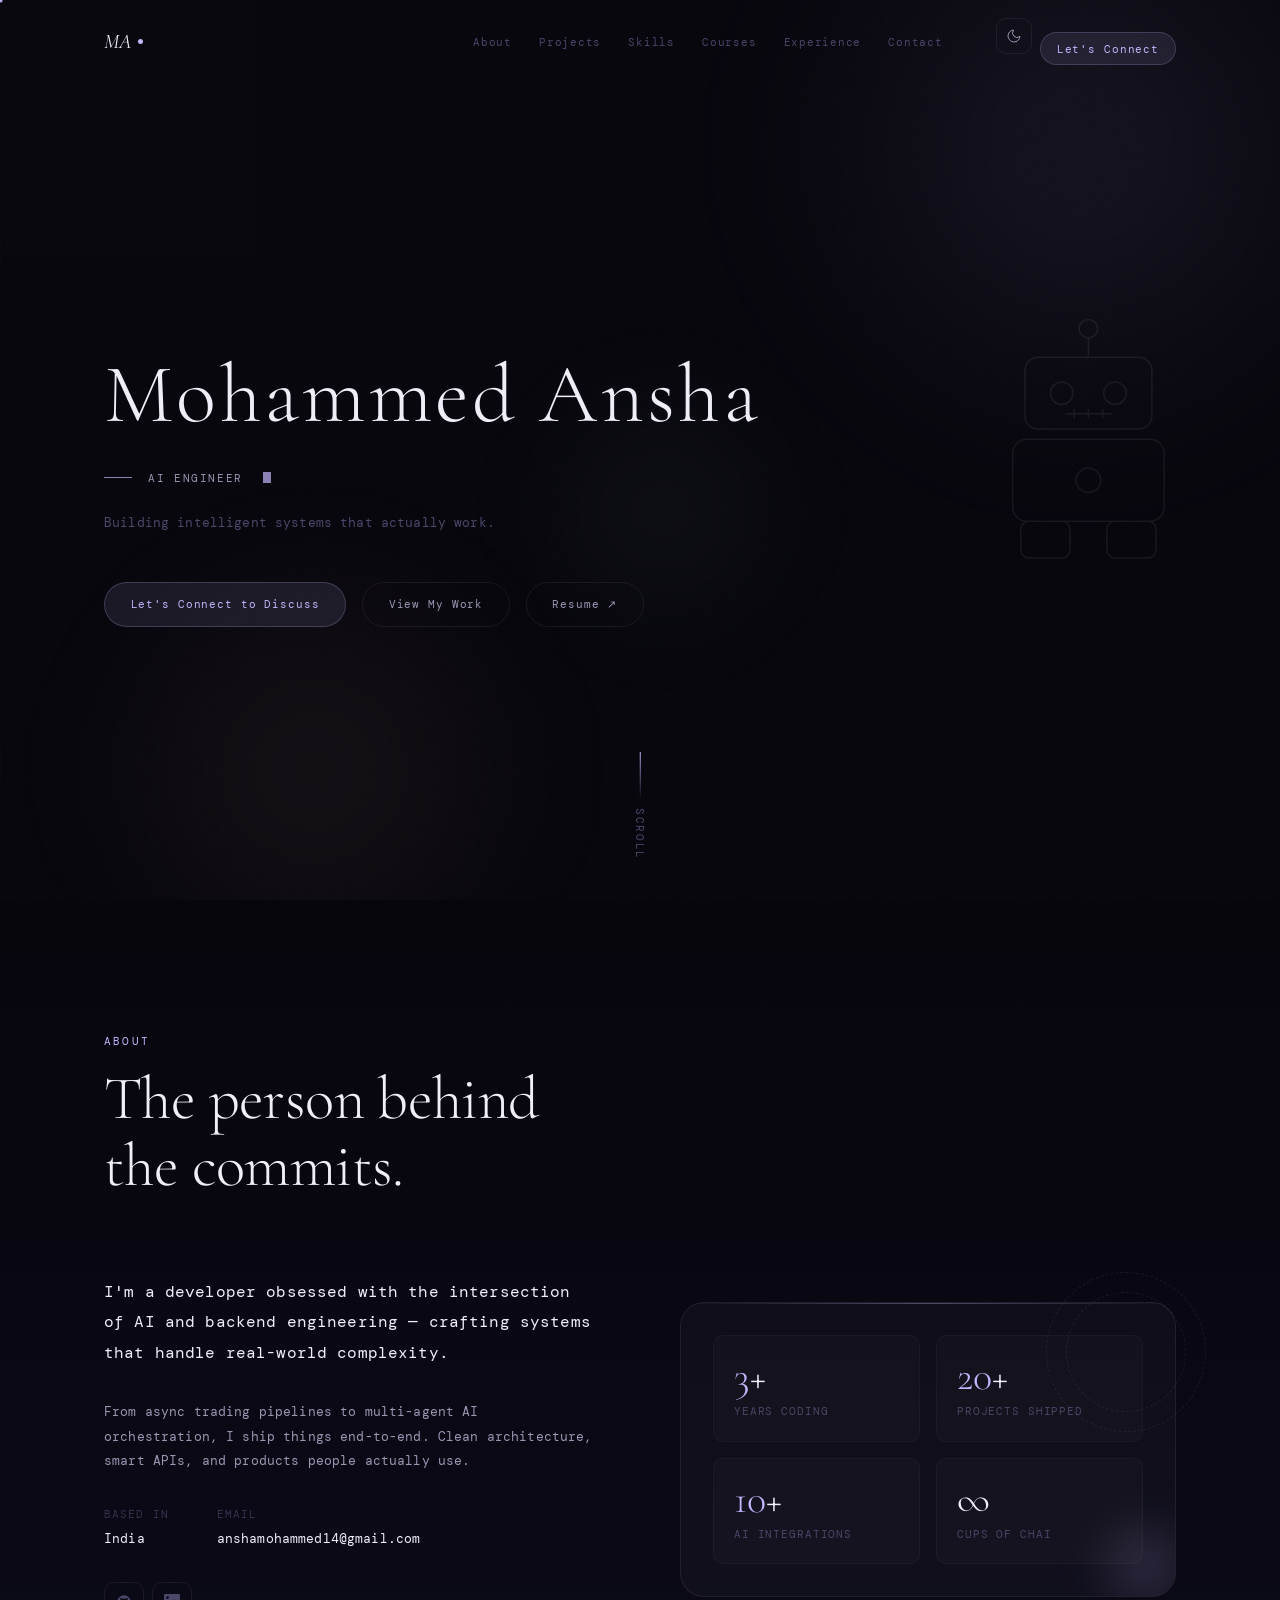
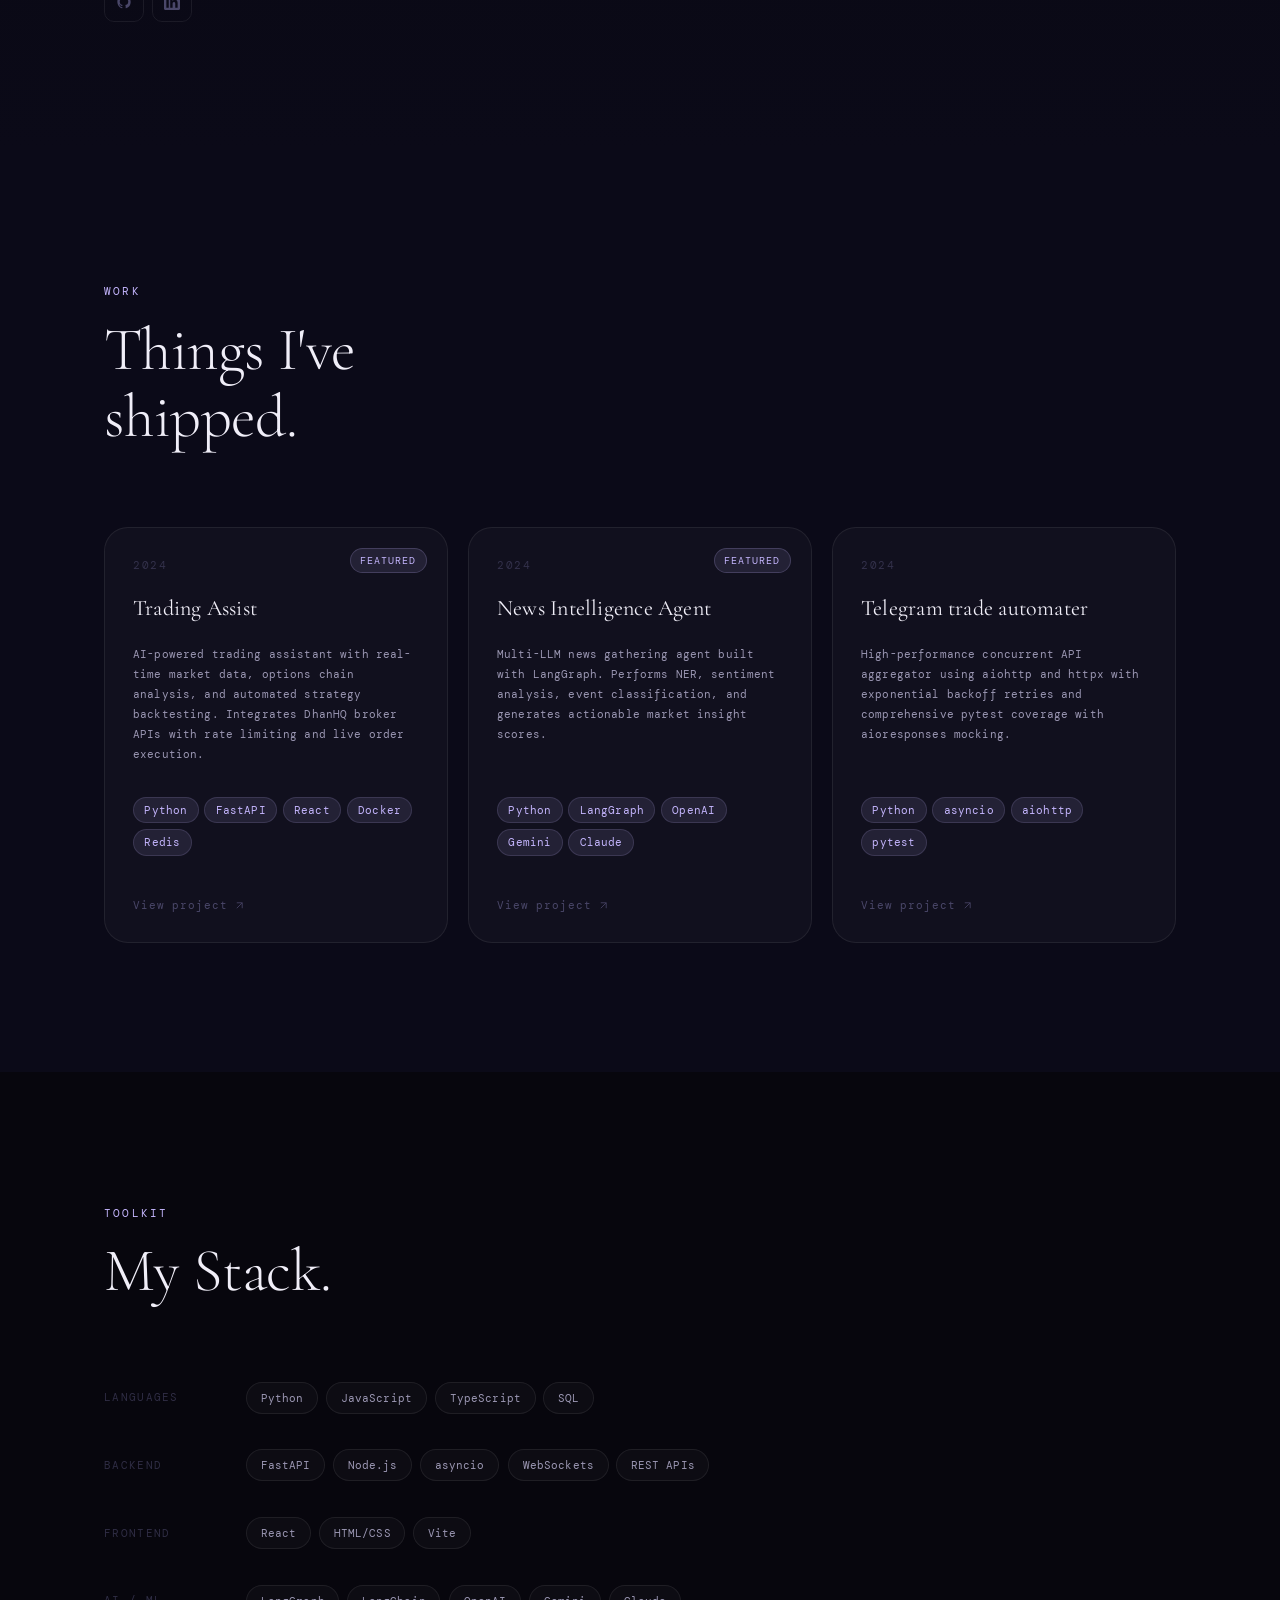
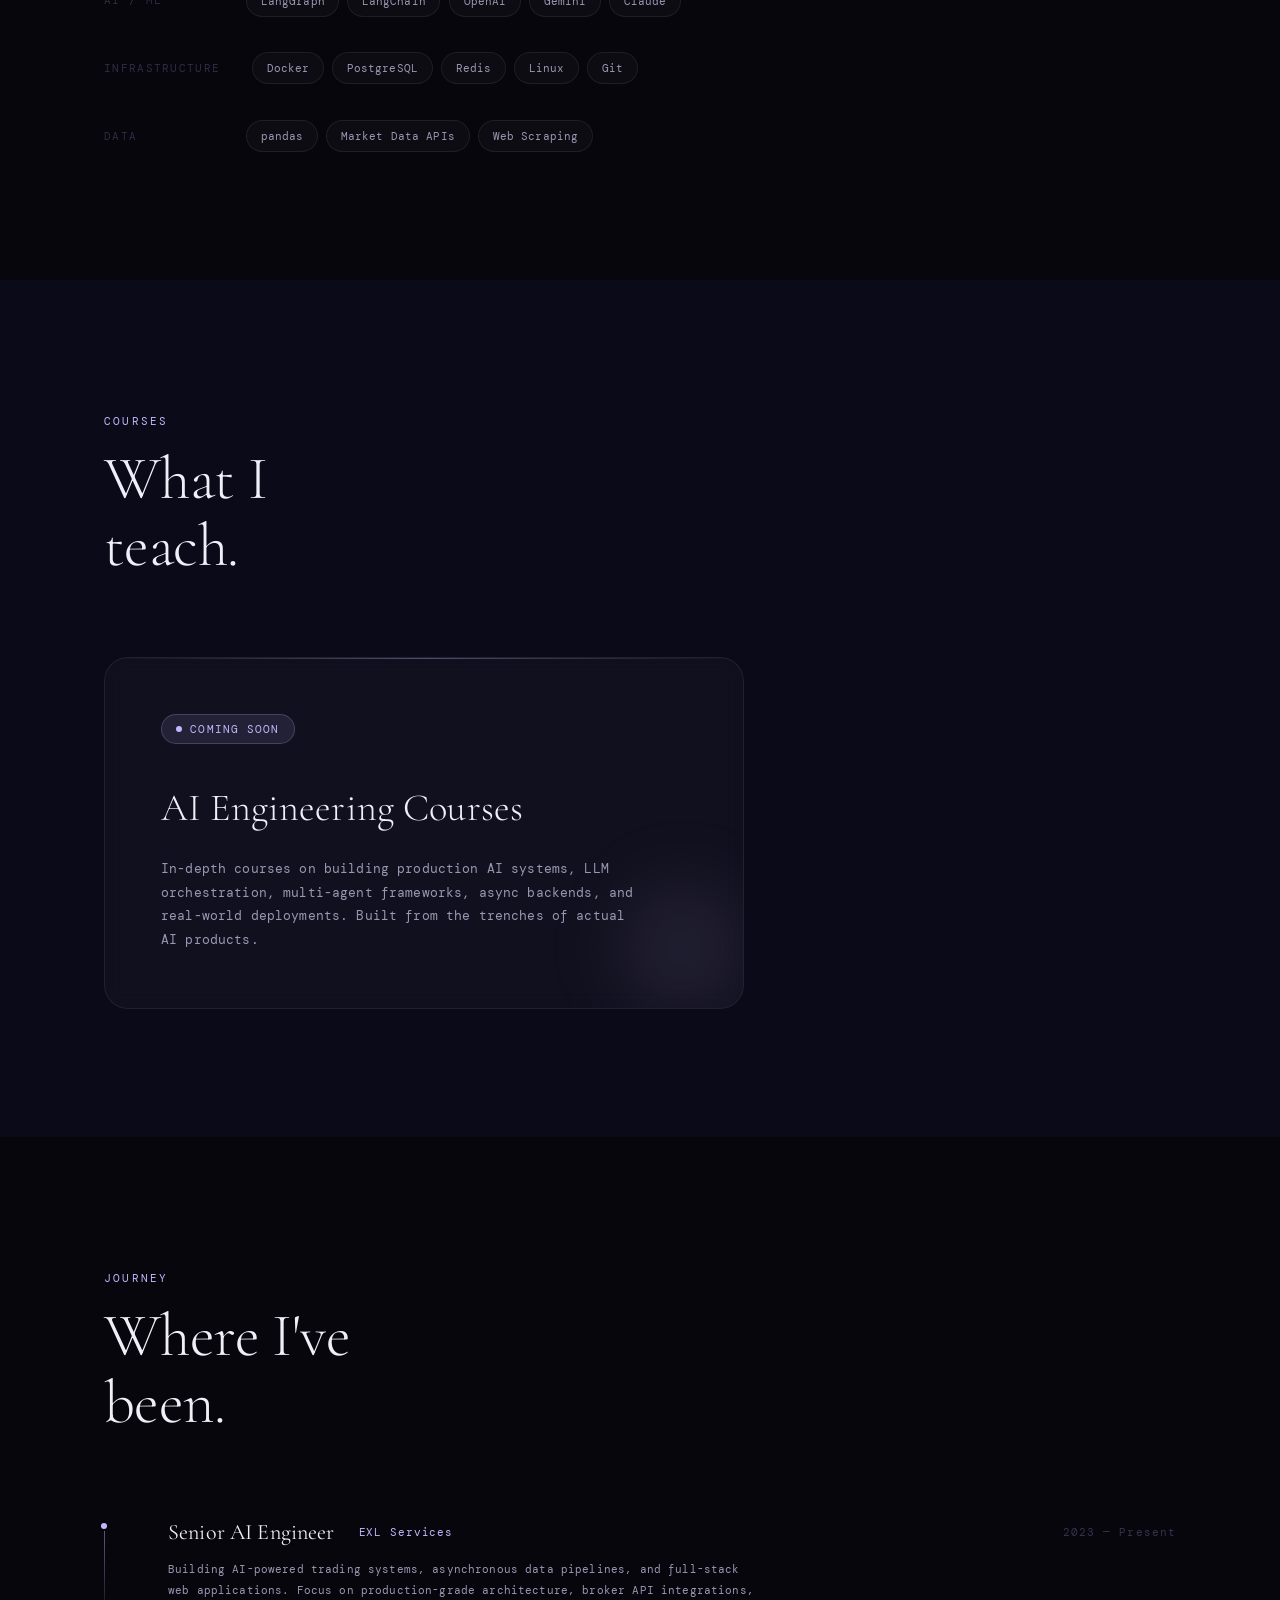
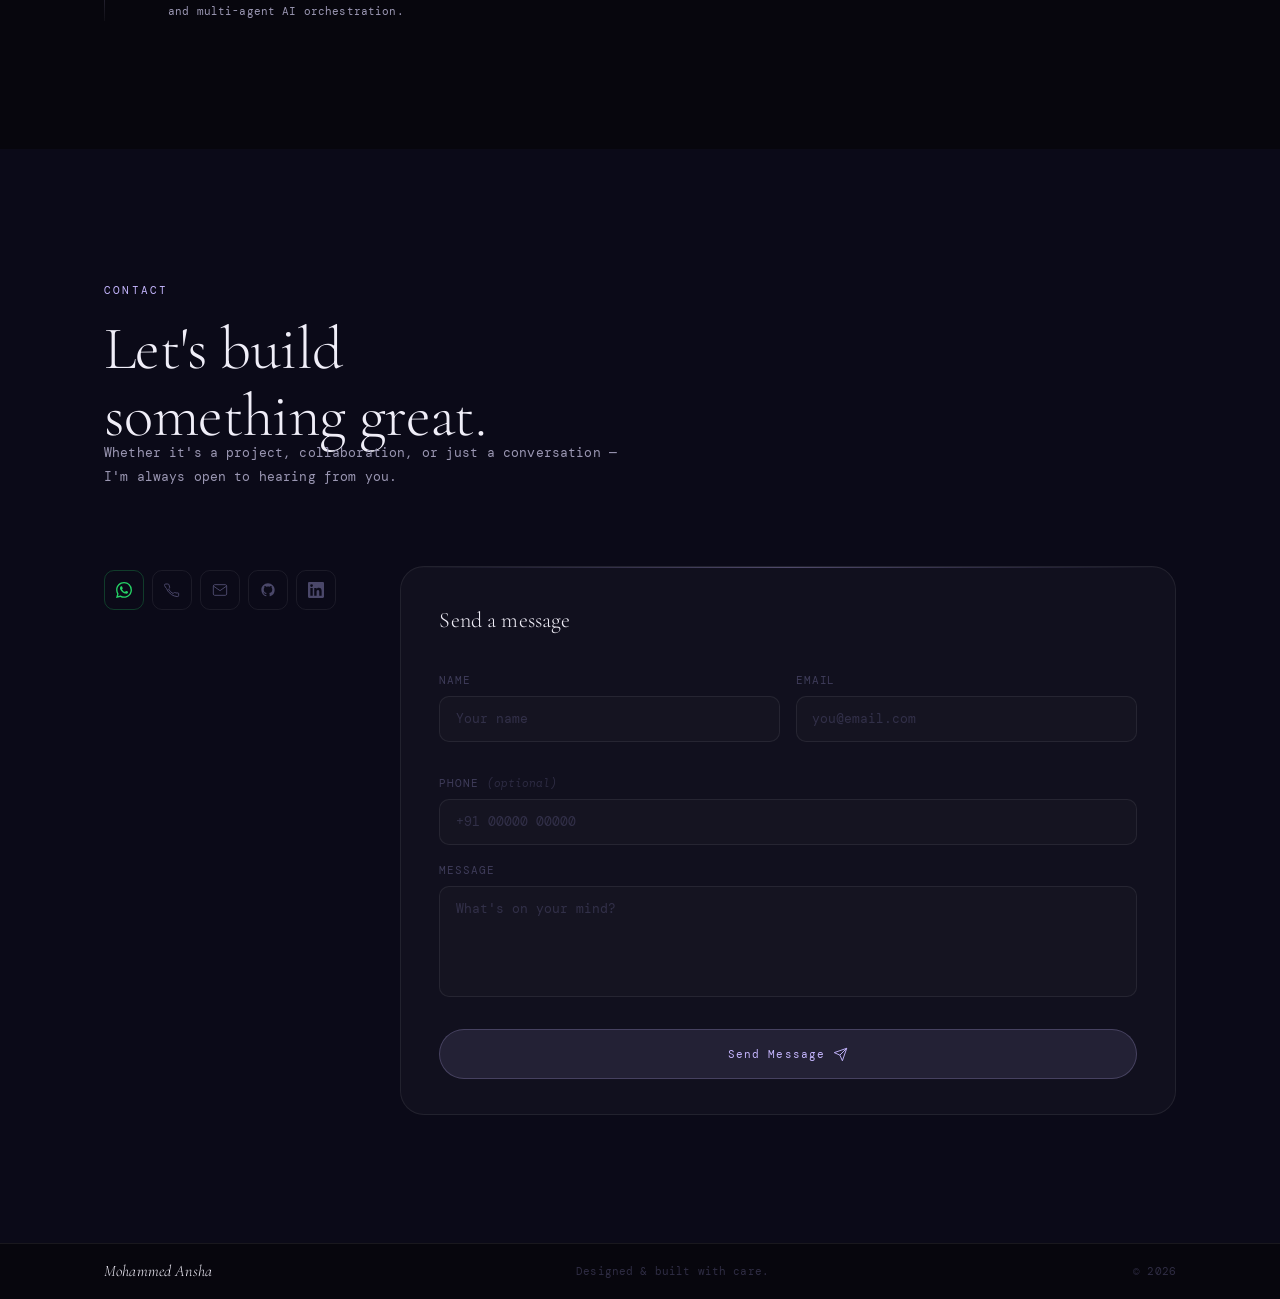
<file: index.html>
<!DOCTYPE html>
<html lang="en" data-theme="dark">
<head>
  <meta charset="UTF-8" />
  <meta name="viewport" content="width=device-width, initial-scale=1.0" />
  <title>Mohammed Ansha — AI Engineer</title>
  <meta name="description" content="Mohammed Ansha is an AI Engineer specialising in intelligent systems, trading automation, and scalable backend architectures." />
  <meta name="author" content="Mohammed Ansha" />
  <meta property="og:title"       content="Mohammed Ansha — AI Engineer" />
  <meta property="og:description" content="Building intelligent systems that actually work." />
  <meta property="og:type"        content="website" />

  <!-- Favicon — place your photo as favicon.png in the root folder -->
  <link rel="icon"             type="image/png" sizes="32x32" href="favicon.png" />
  <link rel="icon"             type="image/png" sizes="16x16" href="favicon.png" />
  <link rel="apple-touch-icon" sizes="180x180"               href="favicon.png" />
  <link rel="shortcut icon"    href="favicon.png" />

  <!-- Fonts: Cormorant Garamond (display) + DM Mono (body) -->
  <link rel="preconnect" href="https://fonts.googleapis.com" />
  <link rel="preconnect" href="https://fonts.gstatic.com" crossorigin />
  <link href="https://fonts.googleapis.com/css2?family=Cormorant+Garamond:ital,wght@0,300;0,400;0,500;1,300;1,400&family=DM+Mono:ital,wght@0,300;0,400;0,500;1,300;1,400&display=swap" rel="stylesheet" />

  <link rel="stylesheet" href="css/reset.css" />
  <link rel="stylesheet" href="css/variables.css" />
  <link rel="stylesheet" href="css/animations.css" />
  <link rel="stylesheet" href="css/main.css" />
</head>
<body>

  <!-- ═══════════ PAGE LOADER — bot somersault ═══════════ -->
  <div id="page-loader" class="page-loader" aria-hidden="true">
    <div class="loader-content">
      <svg class="loader-bot" viewBox="0 0 56 74" fill="none" xmlns="http://www.w3.org/2000/svg">
        <!-- Antenna ball -->
        <circle cx="28" cy="3" r="3" fill="var(--accent)">
          <animate attributeName="opacity" values="1;0.4;1" dur="1.4s" repeatCount="indefinite"/>
        </circle>
        <!-- Antenna stem -->
        <line x1="28" y1="5.8" x2="28" y2="12" stroke="var(--accent)" stroke-width="2" stroke-linecap="round"/>
        <!-- Head -->
        <rect x="10" y="12" width="36" height="27" rx="9" fill="var(--accent)" fill-opacity="0.12" stroke="var(--accent)" stroke-width="1.5"/>
        <!-- Left eye -->
        <circle cx="21" cy="25.5" r="5" fill="var(--accent)" fill-opacity="0.9"/>
        <circle cx="22.5" cy="23.8" r="1.6" fill="var(--bg-primary)" fill-opacity="0.85"/>
        <!-- Right eye -->
        <circle cx="35" cy="25.5" r="5" fill="var(--accent)" fill-opacity="0.9"/>
        <circle cx="36.5" cy="23.8" r="1.6" fill="var(--bg-primary)" fill-opacity="0.85"/>
        <!-- Mouth / grill -->
        <rect x="21" y="33" width="14" height="3" rx="1.5" fill="var(--accent)" fill-opacity="0.4"/>
        <rect x="23" y="33" width="2.5" height="3" rx="1" fill="var(--accent)" fill-opacity="0.5"/>
        <rect x="27" y="33" width="2.5" height="3" rx="1" fill="var(--accent)" fill-opacity="0.5"/>
        <rect x="31" y="33" width="2.5" height="3" rx="1" fill="var(--accent)" fill-opacity="0.5"/>
        <!-- Neck -->
        <rect x="24" y="39" width="8" height="5" rx="2.5" fill="var(--accent)" fill-opacity="0.28"/>
        <!-- Body -->
        <rect x="8"  y="44" width="40" height="22" rx="9" fill="var(--accent)" fill-opacity="0.10" stroke="var(--accent)" stroke-width="1.5"/>
        <!-- Chest core -->
        <circle cx="28" cy="55" r="5.5" fill="var(--accent)" fill-opacity="0.2"/>
        <circle cx="28" cy="55" r="3"   fill="var(--accent)" fill-opacity="0.9">
          <animate attributeName="r" values="3;4;3" dur="1.4s" repeatCount="indefinite"/>
          <animate attributeName="fill-opacity" values="0.9;0.5;0.9" dur="1.4s" repeatCount="indefinite"/>
        </circle>
        <!-- Left leg -->
        <rect x="13" y="66" width="12" height="8" rx="4" fill="var(--accent)" fill-opacity="0.14" stroke="var(--accent)" stroke-width="1.5"/>
        <!-- Right leg -->
        <rect x="31" y="66" width="12" height="8" rx="4" fill="var(--accent)" fill-opacity="0.14" stroke="var(--accent)" stroke-width="1.5"/>
      </svg>
      <span class="loader-label">MA</span>
    </div>
  </div>

  <!-- Custom Cursor -->
  <div class="cursor-dot"  id="cursor-dot"></div>
  <div class="cursor-ring" id="cursor-ring"></div>

  <!-- Noise -->
  <div class="noise-overlay" aria-hidden="true"></div>

  <!-- ═══════════ NAV ═══════════ -->
  <nav class="nav" id="nav">
    <div class="nav-inner">
      <a href="#hero" class="nav-logo" id="nav-logo">
        <span class="nav-logo-text">MA</span>
        <span class="nav-logo-dot"></span>
      </a>
      <ul class="nav-links" role="list">
        <li><a href="#about"      class="nav-link">About</a></li>
        <li><a href="#projects"   class="nav-link">Projects</a></li>
        <li><a href="#skills"     class="nav-link">Skills</a></li>
        <li><a href="#courses"    class="nav-link">Courses</a></li>
        <li><a href="#experience" class="nav-link">Experience</a></li>
        <li><a href="#contact"    class="nav-link">Contact</a></li>
      </ul>
      <div class="nav-actions">
        <button class="theme-toggle" id="theme-toggle" aria-label="Switch to light mode" title="Toggle theme">
          <!-- Moon icon (shown in dark mode) -->
          <svg class="icon-moon" viewBox="0 0 24 24" fill="none" stroke="currentColor" stroke-width="1.5" aria-hidden="true">
            <path d="M21 12.79A9 9 0 1111.21 3a7 7 0 009.79 9.79z"/>
          </svg>
          <!-- Sun icon (shown in light mode) -->
          <svg class="icon-sun" viewBox="0 0 24 24" fill="none" stroke="currentColor" stroke-width="1.5" aria-hidden="true">
            <circle cx="12" cy="12" r="5"/>
            <line x1="12" y1="1"  x2="12" y2="3"/>
            <line x1="12" y1="21" x2="12" y2="23"/>
            <line x1="4.22" y1="4.22"  x2="5.64" y2="5.64"/>
            <line x1="18.36" y1="18.36" x2="19.78" y2="19.78"/>
            <line x1="1"  y1="12" x2="3"  y2="12"/>
            <line x1="21" y1="12" x2="23" y2="12"/>
            <line x1="4.22" y1="19.78" x2="5.64" y2="18.36"/>
            <line x1="18.36" y1="5.64" x2="19.78" y2="4.22"/>
          </svg>
        </button>
        <a href="#contact" class="btn btn-sm btn-accent" id="nav-cta">Let's Connect</a>
      </div>
      <button class="nav-hamburger" id="nav-hamburger" aria-label="Toggle menu">
        <span></span><span></span><span></span>
      </button>
    </div>
    <div class="nav-mobile" id="nav-mobile">
      <ul class="nav-mobile-links" role="list">
        <li><a href="#about"      class="nav-mobile-link">About</a></li>
        <li><a href="#projects"   class="nav-mobile-link">Projects</a></li>
        <li><a href="#skills"     class="nav-mobile-link">Skills</a></li>
        <li><a href="#courses"    class="nav-mobile-link">Courses</a></li>
        <li><a href="#experience" class="nav-mobile-link">Experience</a></li>
        <li><a href="#contact"    class="nav-mobile-link">Contact</a></li>
      </ul>
    </div>
  </nav>

  <!-- ═══════════ HERO ═══════════ -->
  <section class="hero" id="hero">
    <canvas class="hero-canvas" id="hero-canvas"></canvas>
    <div class="hero-orb hero-orb-1" aria-hidden="true"></div>
    <div class="hero-orb hero-orb-2" aria-hidden="true"></div>
    <div class="hero-orb hero-orb-3" aria-hidden="true"></div>

    <!-- Bot drawing — JS-driven so arrow and line are frame-perfect -->
    <div class="hero-infinity" aria-hidden="true">
      <svg class="hero-infinity-svg" viewBox="0 0 200 265" xmlns="http://www.w3.org/2000/svg">
        <!--
          Bot outline as connected sub-paths (all share the same d so JS can
          getTotalLength / getPointAtLength across antenna → head → eyes → body → legs)
          Sub-paths: antenna ball · stem · head rect · left eye · right eye ·
                     grill bars · body rect · chest core · left leg · right leg
        -->
        <path class="hero-infinity-track" id="inf-track"
          d="M 109,14 A 9,9 0 1 1 91,14 A 9,9 0 1 1 109,14
             M 100,23 L 100,42
             M 51,42 L 149,42 A 13,13 0 0 1 162,55 L 162,99 A 13,13 0 0 1 149,112 L 51,112 A 13,13 0 0 1 38,99 L 38,55 A 13,13 0 0 1 51,42 Z
             M 85,77 A 11,11 0 1 1 63,77 A 11,11 0 1 1 85,77
             M 137,77 A 11,11 0 1 1 115,77 A 11,11 0 1 1 137,77
             M 78,97 L 122,97 M 86,93 L 86,101 M 100,93 L 100,101 M 114,93 L 114,101
             M 40,122 L 160,122 A 14,14 0 0 1 174,136 L 174,188 A 14,14 0 0 1 160,202 L 40,202 A 14,14 0 0 1 26,188 L 26,136 A 14,14 0 0 1 40,122 Z
             M 112,162 A 12,12 0 1 1 88,162 A 12,12 0 1 1 112,162
             M 42,202 L 74,202 A 8,8 0 0 1 82,210 L 82,230 A 8,8 0 0 1 74,238 L 42,238 A 8,8 0 0 1 34,230 L 34,210 A 8,8 0 0 1 42,202 Z
             M 126,202 L 158,202 A 8,8 0 0 1 166,210 L 166,230 A 8,8 0 0 1 158,238 L 126,238 A 8,8 0 0 1 118,230 L 118,210 A 8,8 0 0 1 126,202 Z"/>
        <!-- Segments drawn one-by-one by JS, each following the arrow marker -->
        <path class="hero-infinity-line hero-infinity-seg" d="M 109,14 A 9,9 0 1 1 91,14 A 9,9 0 1 1 109,14"/>
        <path class="hero-infinity-line hero-infinity-seg" d="M 100,23 L 100,42"/>
        <path class="hero-infinity-line hero-infinity-seg" d="M 51,42 L 149,42 A 13,13 0 0 1 162,55 L 162,99 A 13,13 0 0 1 149,112 L 51,112 A 13,13 0 0 1 38,99 L 38,55 A 13,13 0 0 1 51,42 Z"/>
        <path class="hero-infinity-line hero-infinity-seg" d="M 85,77 A 11,11 0 1 1 63,77 A 11,11 0 1 1 85,77"/>
        <path class="hero-infinity-line hero-infinity-seg" d="M 137,77 A 11,11 0 1 1 115,77 A 11,11 0 1 1 137,77"/>
        <path class="hero-infinity-line hero-infinity-seg" d="M 78,97 L 122,97 M 86,93 L 86,101 M 100,93 L 100,101 M 114,93 L 114,101"/>
        <path class="hero-infinity-line hero-infinity-seg" d="M 40,122 L 160,122 A 14,14 0 0 1 174,136 L 174,188 A 14,14 0 0 1 160,202 L 40,202 A 14,14 0 0 1 26,188 L 26,136 A 14,14 0 0 1 40,122 Z"/>
        <path class="hero-infinity-line hero-infinity-seg" d="M 112,162 A 12,12 0 1 1 88,162 A 12,12 0 1 1 112,162"/>
        <path class="hero-infinity-line hero-infinity-seg" d="M 42,202 L 74,202 A 8,8 0 0 1 82,210 L 82,230 A 8,8 0 0 1 74,238 L 42,238 A 8,8 0 0 1 34,230 L 34,210 A 8,8 0 0 1 42,202 Z"/>
        <path class="hero-infinity-line hero-infinity-seg" d="M 126,202 L 158,202 A 8,8 0 0 1 166,210 L 166,230 A 8,8 0 0 1 158,238 L 126,238 A 8,8 0 0 1 118,230 L 118,210 A 8,8 0 0 1 126,202 Z"/>
        <!-- Arrow pointer — JS sets transform and opacity each frame -->
        <g id="inf-arrow" class="hero-infinity-pointer">
          <polygon points="-14,-3.5 0,0 -14,3.5"/>
        </g>
      </svg>
    </div>

    <div class="hero-content">
      <h1 class="hero-name" id="hero-name"></h1>
      <div class="hero-role">
        <div class="hero-role-line"></div>
        <span id="hero-role-text"></span>
        <span class="hero-role-cursor" aria-hidden="true"></span>
      </div>
      <p class="hero-tagline" id="hero-tagline"></p>
      <div class="hero-actions">
        <a href="#contact"  class="btn btn-primary" id="hero-cta-contact">Let's Connect to Discuss</a>
        <a href="#projects" class="btn btn-ghost"   id="hero-cta-work">View My Work</a>
        <a href="#" class="btn btn-ghost btn-resume" id="hero-cta-resume" style="display:none" target="_blank">Resume ↗</a>
      </div>
    </div>
    <div class="hero-scroll" aria-label="Scroll down">
      <div class="hero-scroll-line"></div>
      <span class="hero-scroll-label">Scroll</span>
    </div>
  </section>

  <!-- ═══════════ ABOUT ═══════════ -->
  <section class="section about" id="about">
    <div class="container">
      <div class="section-header">
        <span class="section-label reveal-up">About</span>
        <h2 class="section-title reveal-up" style="--delay:0.1s">The person behind<br>the commits.</h2>
      </div>
      <div class="about-grid">
        <div class="about-text">
          <div id="about-bio"></div>
          <div class="about-meta reveal-up" style="--delay:0.3s">
            <div class="about-meta-item">
              <span class="about-meta-label">Based in</span>
              <span id="about-location" class="about-meta-value"></span>
            </div>
            <div class="about-meta-item">
              <span class="about-meta-label">Email</span>
              <a id="about-email" class="about-meta-value about-meta-link" href=""></a>
            </div>
          </div>
          <div class="about-socials reveal-up" style="--delay:0.4s" id="about-socials"></div>
        </div>
        <div class="about-visual reveal-up" style="--delay:0.2s">
          <div class="about-card">
            <div class="about-card-inner" id="about-stats"></div>
            <div class="about-card-glow" aria-hidden="true"></div>
          </div>
          <div class="about-rings" aria-hidden="true">
            <div class="about-ring about-ring-1"></div>
            <div class="about-ring about-ring-2"></div>
          </div>
        </div>
      </div>
    </div>
  </section>

  <!-- ═══════════ PROJECTS ═══════════ -->
  <section class="section projects" id="projects">
    <div class="container">
      <div class="section-header">
        <span class="section-label reveal-up">Work</span>
        <h2 class="section-title reveal-up" style="--delay:0.1s">Things I've<br>shipped.</h2>
      </div>
      <div class="projects-grid" id="projects-grid"></div>
    </div>
  </section>

  <!-- ═══════════ SKILLS ═══════════ -->
  <section class="section skills-section" id="skills">
    <div class="container">
      <div class="section-header">
        <span class="section-label reveal-up">Toolkit</span>
        <h2 class="section-title reveal-up" style="--delay:0.1s">My Stack.</h2>
      </div>
      <div id="skills-container" class="skills-categories"></div>
    </div>
  </section>

  <!-- ═══════════ COURSES ═══════════ -->
  <section class="section courses-section" id="courses">
    <div class="container">
      <div class="section-header">
        <span class="section-label reveal-up">Courses</span>
        <h2 class="section-title reveal-up" style="--delay:0.1s">What I<br>teach.</h2>
      </div>
      <div class="course-soon-card reveal-up" style="--delay:0.2s">
        <div class="course-soon-tag">
          <span class="course-soon-tag-dot"></span>
          Coming Soon
        </div>
        <h3 class="course-soon-title">AI Engineering Courses</h3>
        <p class="course-soon-text">In-depth courses on building production AI systems, LLM orchestration, multi-agent frameworks, async backends, and real-world deployments. Built from the trenches of actual AI products.</p>
        <div class="course-soon-glow" aria-hidden="true"></div>
      </div>
    </div>
  </section>

  <!-- ═══════════ EXPERIENCE ═══════════ -->
  <section class="section experience" id="experience">
    <div class="container">
      <div class="section-header">
        <span class="section-label reveal-up">Journey</span>
        <h2 class="section-title reveal-up" style="--delay:0.1s">Where I've<br>been.</h2>
      </div>
      <div class="timeline" id="experience-container"></div>
    </div>
  </section>

  <!-- ═══════════ CONTACT ═══════════ -->
  <section class="section contact-section" id="contact">
    <div class="container">
      <div class="section-header">
        <span class="section-label reveal-up">Contact</span>
        <h2 class="section-title reveal-up" style="--delay:0.1s">Let's build<br>something great.</h2>
        <p class="contact-subtitle reveal-up" style="--delay:0.15s">Whether it's a project, collaboration, or just a conversation — I'm always open to hearing from you.</p>
      </div>

      <div class="contact-layout">

        <!-- ── Icon buttons row (all channels + socials together) ── -->
        <div class="contact-icons-wrap reveal-up" style="--delay:0.2s">
          <div class="contact-icons" id="contact-socials">
            <!-- WhatsApp, Phone, Email + GitHub/LinkedIn all injected by JS -->
          </div>
        </div>

        <!-- ── Message form ── -->
        <div class="contact-form-wrap reveal-up" style="--delay:0.3s">
          <h3 class="form-title">Send a message</h3>

          <form class="contact-form" id="contact-form" novalidate>
            <div class="form-row-2">
              <div class="form-group">
                <label class="form-label" for="cf-name">Name</label>
                <input class="form-input" id="cf-name" type="text" placeholder="Your name" required autocomplete="name"/>
              </div>
              <div class="form-group">
                <label class="form-label" for="cf-email">Email</label>
                <input class="form-input" id="cf-email" type="email" placeholder="you@email.com" required autocomplete="email"/>
              </div>
            </div>
            <div class="form-group">
              <label class="form-label" for="cf-phone">
                Phone <span class="form-opt">(optional)</span>
              </label>
              <input class="form-input" id="cf-phone" type="tel" placeholder="+91 00000 00000" autocomplete="tel"/>
            </div>
            <div class="form-group">
              <label class="form-label" for="cf-msg">Message</label>
              <textarea class="form-input form-textarea" id="cf-msg" placeholder="What's on your mind?" rows="4" required></textarea>
            </div>
            <button type="submit" class="btn btn-primary form-submit" id="form-submit">
              <span>Send Message</span>
              <svg viewBox="0 0 24 24" fill="none" stroke="currentColor" stroke-width="1.5"><path d="M22 2L11 13M22 2l-7 20-4-9-9-4 20-7z"/></svg>
            </button>
          </form>

          <div class="form-toast" id="form-toast" role="status"></div>
        </div>

      </div>
    </div>
  </section>

  <!-- ═══════════ FOOTER ═══════════ -->
  <footer class="footer">
    <div class="container">
      <div class="footer-inner">
        <span class="footer-name" id="footer-name"></span>
        <span class="footer-copy">Designed &amp; built with care.</span>
        <span class="footer-year" id="footer-year"></span>
      </div>
    </div>
  </footer>

  <!-- Apply saved theme before first paint to avoid flash -->
  <script>
    (function(){
      var t = localStorage.getItem('theme') || 'dark';
      document.documentElement.setAttribute('data-theme', t);
    })();
  </script>
  <script src="data.js"></script>
  <script src="js/app.js"></script>
</body>
</html>
</file>
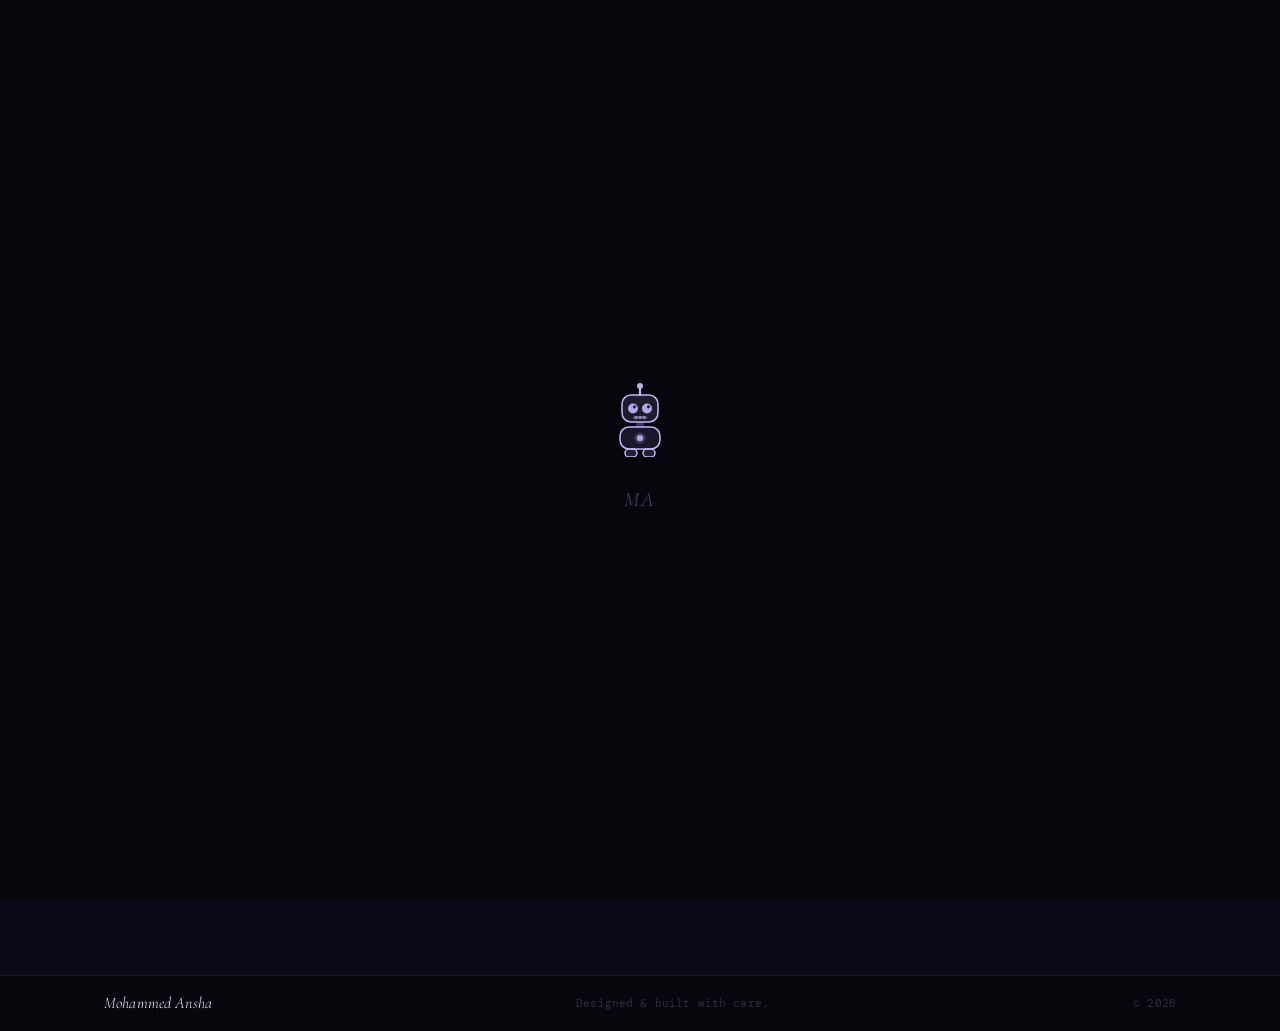
<file: project.html>
<!DOCTYPE html>
<html lang="en" data-theme="dark">
<head>
  <meta charset="UTF-8" />
  <meta name="viewport" content="width=device-width, initial-scale=1.0" />
  <title>Project — Mohammed Ansha</title>

  <!-- Favicon -->
  <link rel="icon"             type="image/png" sizes="32x32" href="favicon.png" />
  <link rel="icon"             type="image/png" sizes="16x16" href="favicon.png" />
  <link rel="apple-touch-icon" sizes="180x180"               href="favicon.png" />
  <link rel="shortcut icon"    href="favicon.png" />

  <link rel="preconnect" href="https://fonts.googleapis.com" />
  <link rel="preconnect" href="https://fonts.gstatic.com" crossorigin />
  <link href="https://fonts.googleapis.com/css2?family=Cormorant+Garamond:ital,wght@0,300;0,400;0,500;1,300;1,400&family=DM+Mono:ital,wght@0,300;0,400;0,500;1,300;1,400&display=swap" rel="stylesheet" />

  <link rel="stylesheet" href="css/reset.css" />
  <link rel="stylesheet" href="css/variables.css" />
  <link rel="stylesheet" href="css/animations.css" />
  <link rel="stylesheet" href="css/main.css" />
  <link rel="stylesheet" href="css/project-page.css" />

  <!-- Apply saved theme before paint -->
  <script>
    (function(){
      var t = localStorage.getItem('theme') || 'dark';
      document.documentElement.setAttribute('data-theme', t);
    })();
  </script>
</head>
<body>

  <!-- ═══════════ PAGE LOADER ═══════════ -->
  <div id="page-loader" class="page-loader" aria-hidden="true">
    <div class="loader-content">
      <svg class="loader-bot" viewBox="0 0 56 74" fill="none" xmlns="http://www.w3.org/2000/svg">
        <circle cx="28" cy="3" r="3" fill="var(--accent)">
          <animate attributeName="opacity" values="1;0.4;1" dur="1.4s" repeatCount="indefinite"/>
        </circle>
        <line x1="28" y1="5.8" x2="28" y2="12" stroke="var(--accent)" stroke-width="2" stroke-linecap="round"/>
        <rect x="10" y="12" width="36" height="27" rx="9" fill="var(--accent)" fill-opacity="0.12" stroke="var(--accent)" stroke-width="1.5"/>
        <circle cx="21" cy="25.5" r="5" fill="var(--accent)" fill-opacity="0.9"/>
        <circle cx="22.5" cy="23.8" r="1.6" fill="var(--bg-primary)" fill-opacity="0.85"/>
        <circle cx="35" cy="25.5" r="5" fill="var(--accent)" fill-opacity="0.9"/>
        <circle cx="36.5" cy="23.8" r="1.6" fill="var(--bg-primary)" fill-opacity="0.85"/>
        <rect x="21" y="33" width="14" height="3" rx="1.5" fill="var(--accent)" fill-opacity="0.4"/>
        <rect x="23" y="33" width="2.5" height="3" rx="1" fill="var(--accent)" fill-opacity="0.5"/>
        <rect x="27" y="33" width="2.5" height="3" rx="1" fill="var(--accent)" fill-opacity="0.5"/>
        <rect x="31" y="33" width="2.5" height="3" rx="1" fill="var(--accent)" fill-opacity="0.5"/>
        <rect x="24" y="39" width="8" height="5" rx="2.5" fill="var(--accent)" fill-opacity="0.28"/>
        <rect x="8"  y="44" width="40" height="22" rx="9" fill="var(--accent)" fill-opacity="0.10" stroke="var(--accent)" stroke-width="1.5"/>
        <circle cx="28" cy="55" r="5.5" fill="var(--accent)" fill-opacity="0.2"/>
        <circle cx="28" cy="55" r="3"   fill="var(--accent)" fill-opacity="0.9">
          <animate attributeName="r" values="3;4;3" dur="1.4s" repeatCount="indefinite"/>
          <animate attributeName="fill-opacity" values="0.9;0.5;0.9" dur="1.4s" repeatCount="indefinite"/>
        </circle>
        <rect x="13" y="66" width="12" height="8" rx="4" fill="var(--accent)" fill-opacity="0.14" stroke="var(--accent)" stroke-width="1.5"/>
        <rect x="31" y="66" width="12" height="8" rx="4" fill="var(--accent)" fill-opacity="0.14" stroke="var(--accent)" stroke-width="1.5"/>
      </svg>
      <span class="loader-label">MA</span>
    </div>
  </div>

  <!-- Cursor -->
  <div class="cursor-dot"  id="cursor-dot"></div>
  <div class="cursor-ring" id="cursor-ring"></div>

  <!-- Noise -->
  <div class="noise-overlay" aria-hidden="true"></div>

  <!-- ═══════════ NAV ═══════════ -->
  <nav class="nav" id="nav">
    <div class="nav-inner">
      <a href="index.html" class="nav-logo">
        <span class="nav-logo-text">MA</span>
        <span class="nav-logo-dot"></span>
      </a>
      <div class="nav-back">
        <a href="index.html#projects" class="nav-back-link" id="nav-back">
          <svg viewBox="0 0 24 24" fill="none" stroke="currentColor" stroke-width="1.5"><path d="M19 12H5M5 12l7-7M5 12l7 7"/></svg>
          <span>All Projects</span>
        </a>
      </div>
      <div class="nav-actions">
        <button class="theme-toggle" id="theme-toggle" aria-label="Switch to light mode" title="Toggle theme">
          <svg class="icon-moon" viewBox="0 0 24 24" fill="none" stroke="currentColor" stroke-width="1.5" aria-hidden="true">
            <path d="M21 12.79A9 9 0 1111.21 3a7 7 0 009.79 9.79z"/>
          </svg>
          <svg class="icon-sun" viewBox="0 0 24 24" fill="none" stroke="currentColor" stroke-width="1.5" aria-hidden="true">
            <circle cx="12" cy="12" r="5"/>
            <line x1="12" y1="1"  x2="12" y2="3"/>
            <line x1="12" y1="21" x2="12" y2="23"/>
            <line x1="4.22" y1="4.22"  x2="5.64" y2="5.64"/>
            <line x1="18.36" y1="18.36" x2="19.78" y2="19.78"/>
            <line x1="1"  y1="12" x2="3"  y2="12"/>
            <line x1="21" y1="12" x2="23" y2="12"/>
            <line x1="4.22" y1="19.78" x2="5.64" y2="18.36"/>
            <line x1="18.36" y1="5.64" x2="19.78" y2="4.22"/>
          </svg>
        </button>
      </div>
    </div>
  </nav>

  <!-- ═══════════ PROJECT HERO ═══════════ -->
  <section class="proj-hero">
    <div class="proj-hero-orb proj-hero-orb-1" aria-hidden="true"></div>
    <div class="proj-hero-orb proj-hero-orb-2" aria-hidden="true"></div>
    <div class="container">
      <div class="proj-hero-inner">
        <div class="proj-meta-row" id="proj-meta-row">
          <span class="proj-year"     id="proj-year"></span>
          <span class="proj-badge"    id="proj-badge" style="display:none">Featured</span>
        </div>
        <h1 class="proj-title" id="proj-title"></h1>
        <div class="proj-tags" id="proj-tags"></div>
      </div>
    </div>
  </section>

  <!-- ═══════════ PROJECT BODY ═══════════ -->
  <section class="proj-body">
    <div class="container">
      <div class="proj-layout">

        <!-- Summary -->
        <div class="proj-summary" id="proj-summary"></div>

        <!-- CTA panel -->
        <aside class="proj-cta-panel">
          <div class="proj-cta-card">
            <p class="proj-cta-label">Explore the project</p>
            <div class="proj-cta-btns" id="proj-cta-btns">
              <!-- injected by JS -->
            </div>
            <div class="proj-cta-divider"></div>
            <a href="index.html#projects" class="proj-back-link">
              <svg viewBox="0 0 24 24" fill="none" stroke="currentColor" stroke-width="1.5"><path d="M19 12H5M5 12l7-7M5 12l7 7"/></svg>
              Back to all projects
            </a>
          </div>
        </aside>

      </div>
    </div>
  </section>

  <!-- ═══════════ FOOTER ═══════════ -->
  <footer class="footer">
    <div class="container">
      <div class="footer-inner">
        <span class="footer-name" id="footer-name"></span>
        <span class="footer-copy">Designed &amp; built with care.</span>
        <span class="footer-year" id="footer-year"></span>
      </div>
    </div>
  </footer>

  <script src="data.js"></script>
  <script src="js/project-page.js"></script>
</body>
</html>
</file>
<file: css/variables.css>
:root {
  /* ── Dark Pastel Palette ── */
  --bg-primary:    #07060d;
  --bg-secondary:  #0b0a18;
  --bg-tertiary:   #10101f;
  --surface:       rgba(255,255,255,0.028);
  --surface-hover: rgba(255,255,255,0.05);
  --glass:         rgba(255,255,255,0.02);
  --border:        rgba(255,255,255,0.07);
  --border-subtle: rgba(255,255,255,0.03);

  /* Pastel accents */
  --accent:        #c4b5fd;   /* soft lavender  */
  --accent-dim:    rgba(196,181,253,0.10);
  --accent-glow:   rgba(196,181,253,0.22);
  --accent-soft:   rgba(196,181,253,0.5);
  --secondary:     #fbbf9e;   /* soft peach     */
  --secondary-dim: rgba(251,191,158,0.10);
  --tertiary:      #a8d8c4;   /* soft mint      */
  --tertiary-dim:  rgba(168,216,196,0.10);

  --text-primary:   #f0eef8;
  --text-secondary: #9b97b3;
  --text-muted:     #4a4769;

  /* ── Theme transition ── */
  --theme-transition: background 0.35s ease, color 0.35s ease, border-color 0.35s ease;

  /* ── Typography ── */
  --font-display: 'Cormorant Garamond', serif;
  --font-body:    'DM Mono', monospace;

  --text-xs:   0.68rem;
  --text-sm:   0.8rem;
  --text-base: 0.9rem;
  --text-md:   1rem;
  --text-lg:   1.125rem;
  --text-xl:   1.375rem;
  --text-2xl:  1.9rem;
  --text-3xl:  2.5rem;
  --text-hero: clamp(2.8rem, 6.5vw, 6rem);

  /* ── Spacing ── */
  --space-xs:  0.25rem;
  --space-sm:  0.5rem;
  --space-md:  1rem;
  --space-lg:  1.5rem;
  --space-xl:  2rem;
  --space-2xl: 3rem;
  --space-3xl: 5rem;
  --section-py: clamp(4rem, 10vw, 8rem);

  /* ── Layout ── */
  --container-max: 1200px;
  --container-px:  clamp(1.5rem, 5vw, 4rem);

  /* ── Border radius ── */
  --radius-sm:   5px;
  --radius-md:   10px;
  --radius-lg:   18px;
  --radius-xl:   24px;
  --radius-full: 9999px;

  /* ── Easing ── */
  --ease-alien:  cubic-bezier(0.16, 1, 0.3, 1);
  --ease-smooth: cubic-bezier(0.4, 0, 0.2, 1);
  --ease-spring: cubic-bezier(0.34, 1.36, 0.64, 1);

  --dur-fast:   0.15s;
  --dur-base:   0.35s;
  --dur-slow:   0.7s;
  --dur-slower: 1s;

  /* ── Nav bg (used by light override) ── */
  --nav-scrolled-bg: rgba(7,6,13,0.88);
  --nav-mobile-bg:   rgba(7,6,13,0.97);

  /* ── Z-Index ── */
  --z-below:   -1;
  --z-base:     0;
  --z-raised:  10;
  --z-overlay: 50;
  --z-nav:    200;
  --z-cursor: 9999;

  /* ── Shadows ── */
  --shadow-md:        0 8px 24px rgba(0,0,0,0.5);
  --shadow-lg:        0 24px 64px rgba(0,0,0,0.6);
  --shadow-accent:    0 0 40px var(--accent-glow);
  --shadow-secondary: 0 0 40px rgba(251,191,158,0.15);
}

/* ════════════════════════════════════════════════
   LIGHT THEME
════════════════════════════════════════════════ */
[data-theme="light"] {
  /* Muted lavender-rose base — not pure white */
  --bg-primary:    #ede9f8;
  --bg-secondary:  #e6e1f5;
  --bg-tertiary:   #ddd7f0;
  --surface:       rgba(109,40,217,0.06);
  --surface-hover: rgba(109,40,217,0.11);
  --glass:         rgba(109,40,217,0.04);
  --border:        rgba(109,40,217,0.15);
  --border-subtle: rgba(109,40,217,0.08);

  /* Deeper accents for light bg — fully visible */
  --accent:        #6d28d9;
  --accent-dim:    rgba(109,40,217,0.09);
  --accent-glow:   rgba(109,40,217,0.20);
  --accent-soft:   rgba(109,40,217,0.55);
  --secondary:     #c2410c;   /* deep peach/amber  */
  --secondary-dim: rgba(194,65,12,0.09);
  --tertiary:      #047857;   /* deep mint/emerald */
  --tertiary-dim:  rgba(4,120,87,0.09);

  /* Text — rich & fully visible on light bg */
  --text-primary:   #1e1b4b;   /* deep indigo       */
  --text-secondary: #4c4080;   /* muted indigo       */
  --text-muted:     #8878b8;   /* soft violet-grey   */

  --nav-scrolled-bg: rgba(237,233,248,0.88);
  --nav-mobile-bg:   rgba(237,233,248,0.97);

  --shadow-md:        0 8px 24px rgba(60,40,120,0.10);
  --shadow-lg:        0 24px 64px rgba(60,40,120,0.13);
  --shadow-accent:    0 0 40px rgba(109,40,217,0.15);
  --shadow-secondary: 0 0 40px rgba(194,65,12,0.10);
}
</file>
<file: css/animations.css>
/* ══ KEYFRAMES ══════════════════════════════════════════════ */

/* Letters crystallize out of blur */
@keyframes letterCrystallize {
  0%   { opacity:0; filter:blur(10px); transform:translateY(20px) scale(0.94); }
  60%  { opacity:1; filter:blur(1px);  transform:translateY(-2px)  scale(1.01); }
  100% { opacity:1; filter:blur(0);    transform:translateY(0)     scale(1); }
}

/* Section reveals — phase in from soft void */
@keyframes phaseIn {
  0%   { opacity:0; filter:blur(6px);  transform:translateY(20px) scale(0.97); }
  100% { opacity:1; filter:blur(0);    transform:translateY(0)    scale(1); }
}

/* Slow, alien orbital drift for background orbs */
@keyframes specterDrift {
  0%   { transform:translate(0,0)      scale(1);    }
  20%  { transform:translate(60px,-40px) scale(1.08); }
  45%  { transform:translate(-40px,30px) scale(0.92); }
  70%  { transform:translate(20px,50px)  scale(1.04); }
  100% { transform:translate(0,0)      scale(1);    }
}

/* Background ambient pulse */
@keyframes ambientBreath {
  0%,100% { opacity:0.45; filter:blur(90px);  }
  50%      { opacity:0.7;  filter:blur(70px);  }
}

/* Glowing pulse for accents */
@keyframes glowBreath {
  0%,100% { box-shadow:0 0 15px var(--accent-glow); opacity:0.8; }
  50%      { box-shadow:0 0 35px var(--accent-glow), 0 0 60px rgba(196,181,253,0.08); opacity:1; }
}

/* Tag gentle levitate */
@keyframes tagLevitate {
  0%,100% { transform:translateY(0);    }
  50%      { transform:translateY(-3px); }
}

/* Terminal cursor blink */
@keyframes termBlink {
  0%,49% { opacity:1; }
  50%,100% { opacity:0; }
}

/* Scroll indicator */
@keyframes scrollLine {
  0%     { transform:scaleY(0);   transform-origin:top; }
  45%    { transform:scaleY(1);   transform-origin:top; }
  55%    { transform:scaleY(1);   transform-origin:bottom; }
  100%   { transform:scaleY(0);   transform-origin:bottom; }
}

/* Iridescent border sweep */
@keyframes shimmerBorder {
  0%   { background-position:0%   50%; }
  50%  { background-position:100% 50%; }
  100% { background-position:0%   50%; }
}

/* Timeline dot pulse */
@keyframes dotPulse {
  0%,100% { box-shadow:0 0 0 0 var(--accent-dim); }
  50%      { box-shadow:0 0 0 8px transparent; }
}

/* Ring rotate (about section orbs) */
@keyframes ringRotate { from { transform:rotate(0deg); } to { transform:rotate(360deg); } }

/* Contact orb breathe */
@keyframes contactBreath {
  0%,100% { transform:scale(1);   opacity:0.35; }
  50%      { transform:scale(1.2); opacity:0.6; }
}

/* Nav slide in */
@keyframes navIn { from { opacity:0; transform:translateY(-14px); } to { opacity:1; transform:translateY(0); } }

/* Fade simple */
@keyframes fadeIn { from { opacity:0; } to { opacity:1; } }

/* Noise overlay */
@keyframes noiseIn { from { opacity:0; } to { opacity:0.025; } }

/* Tag pop stagger */
@keyframes tagPop {
  from { opacity:0; transform:scale(0.88) translateY(8px); }
  to   { opacity:1; transform:scale(1) translateY(0); }
}

/* ── Bot somersault — forward flip with jump arc ── */
@keyframes botSomersault {
  0%    { transform: translateY(0px)   scaleY(1.00) rotate(0deg);   }
  7%    { transform: translateY(-8px)  scaleY(0.80) rotate(0deg);   } /* crouch */
  25%   { transform: translateY(-58px) scaleY(1.04) rotate(160deg); } /* airborne */
  46%   { transform: translateY(-62px) scaleY(1.00) rotate(270deg); } /* peak */
  66%   { transform: translateY(-22px) scaleY(1.02) rotate(345deg); } /* descending */
  76%   { transform: translateY(0px)   scaleY(0.76) rotate(360deg); } /* landing squish */
  86%   { transform: translateY(-9px)  scaleY(1.14) rotate(360deg); } /* bounce */
  95%   { transform: translateY(0px)   scaleY(1.00) rotate(360deg); } /* settle */
  100%  { transform: translateY(0px)   scaleY(1.00) rotate(360deg); } /* hold */
}

/* Infinity loop animation is JS-driven (initInfinityLoop in app.js) */

/* ── Loader fade out ── */
@keyframes loaderOut {
  0%   { opacity: 1; }
  100% { opacity: 0; }
}

/* ══ UTILITY CLASSES ══════════════════════════════════════════ */

/* Scroll-reveal: phases in from void */
.reveal-up {
  opacity: 0;
  transform: translateY(20px) scale(0.97);
  filter: blur(5px);
  transition:
    opacity   0.9s var(--ease-alien),
    transform 0.9s var(--ease-alien),
    filter    0.9s var(--ease-alien);
  transition-delay: var(--delay, 0s);
}
.reveal-up.revealed {
  opacity: 1;
  transform: translateY(0) scale(1);
  filter: blur(0);
}

/* Hero letter crystallize */
.hero-letter       { display:inline-block; overflow:hidden; vertical-align:bottom; }
.hero-letter-inner {
  display: inline-block;
  animation: letterCrystallize 1.1s var(--ease-alien) both;
  animation-delay: var(--letter-delay, 0s);
}
</file>
<file: css/main.css>
/* ════════════════════════════════════════════════
   BASE
════════════════════════════════════════════════ */
body {
  font-family: var(--font-body);
  background: var(--bg-primary);
  color: var(--text-primary);
  font-size: var(--text-base);
  line-height: 1.7;
  cursor: none;
  overflow-x: hidden;
  letter-spacing: 0.01em;
}

/* ════════════════════════════════════════════════
   PAGE LOADER — bot somersault
════════════════════════════════════════════════ */
.page-loader {
  position: fixed; inset: 0; z-index: 99999;
  background: var(--bg-primary);
  display: flex; align-items: center; justify-content: center;
  transition: opacity 0.65s var(--ease-alien), visibility 0.65s;
}
.page-loader.out {
  opacity: 0; visibility: hidden; pointer-events: none;
}
.loader-content {
  display: flex; flex-direction: column; align-items: center; gap: 1.6rem;
}
.loader-bot {
  width: 56px; height: 74px;
  color: var(--accent);
  animation: botSomersault 2.2s cubic-bezier(0.4, 0, 0.2, 1) infinite;
  transform-origin: center 85%; /* pivot near feet for a grounded flip */
}
.loader-label {
  font-family: var(--font-display);
  font-size: 1.3rem; font-weight: 300; font-style: italic;
  color: var(--text-muted); letter-spacing: .12em;
  opacity: 0;
  animation: fadeIn 0.8s var(--ease-alien) 0.4s both;
}

/* ════════════════════════════════════════════════
   CURSOR — alien specter
════════════════════════════════════════════════ */
.cursor-dot {
  position: fixed; width: 5px; height: 5px;
  background: var(--accent); border-radius: 50%;
  pointer-events: none; z-index: var(--z-cursor);
  transform: translate(-50%,-50%);
  transition: width .2s, height .2s, background .3s, opacity .3s;
  mix-blend-mode: screen;
}
.cursor-ring {
  position: fixed; width: 380px; height: 380px;
  background: radial-gradient(circle, rgba(196,181,253,0.045) 0%, transparent 65%);
  border: none; border-radius: 50%;
  pointer-events: none; z-index: var(--z-base);
  transform: translate(-50%,-50%);
  animation: contactBreath 4s ease infinite;
}
.cursor-dot.hovered    { width:8px; height:8px; background:var(--secondary); }
.cursor-dot.hidden,
.cursor-ring.hidden    { opacity:0; }

/* ════════════════════════════════════════════════
   NOISE
════════════════════════════════════════════════ */
.noise-overlay {
  position: fixed; inset: 0; z-index: var(--z-overlay);
  pointer-events: none; opacity: 0.025;
  animation: noiseIn 1s ease forwards;
  background-image: url("data:image/svg+xml,%3Csvg viewBox='0 0 256 256' xmlns='http://www.w3.org/2000/svg'%3E%3Cfilter id='n'%3E%3CfeTurbulence type='fractalNoise' baseFrequency='0.9' numOctaves='4' stitchTiles='stitch'/%3E%3C/filter%3E%3Crect width='100%25' height='100%25' filter='url(%23n)'/%3E%3C/svg%3E");
  background-repeat: repeat; background-size: 200px 200px;
}

/* ════════════════════════════════════════════════
   LAYOUT
════════════════════════════════════════════════ */
.container      { max-width:var(--container-max); margin-inline:auto; padding-inline:var(--container-px); }
.section        { padding-block:var(--section-py); position:relative; }
.section-header { margin-bottom:clamp(3rem,6vw,5rem); }

.section-label {
  display: inline-block;
  font-family: var(--font-body);
  font-size: var(--text-xs);
  font-weight: 400;
  letter-spacing: .2em;
  text-transform: uppercase;
  color: var(--accent);
  margin-bottom: var(--space-md);
  opacity: 0.8;
}
.section-title {
  font-family: var(--font-display);
  font-size: clamp(2.4rem,5vw,3.8rem);
  font-weight: 300;
  line-height: 1.1;
  color: var(--text-primary);
  letter-spacing: -0.01em;
}

/* ════════════════════════════════════════════════
   BUTTONS
════════════════════════════════════════════════ */
.btn {
  display: inline-flex; align-items: center; gap: var(--space-sm);
  padding: .75rem 1.6rem;
  border-radius: var(--radius-full);
  font-family: var(--font-body);
  font-size: var(--text-xs);
  font-weight: 400;
  letter-spacing: .08em;
  transition: all var(--dur-base) var(--ease-alien);
  position: relative; overflow: hidden;
}

.btn-primary {
  background: var(--accent-dim);
  color: var(--accent);
  border: 1px solid var(--accent-glow);
}
.btn-primary:hover {
  background: var(--accent);
  color: var(--bg-primary);
  transform: translateY(-2px);
  box-shadow: var(--shadow-accent);
}

.btn-ghost {
  background: transparent;
  color: var(--text-secondary);
  border: 1px solid var(--border);
}
.btn-ghost:hover {
  border-color: var(--accent);
  color: var(--accent);
  transform: translateY(-2px);
}

.btn-accent {
  background: var(--accent-dim);
  color: var(--accent);
  border: 1px solid rgba(196,181,253,.2);
}
.btn-accent:hover { background:var(--accent); color:var(--bg-primary); transform:translateY(-2px); box-shadow:var(--shadow-accent); }

.btn-sm { padding:.4rem 1rem; font-size:var(--text-xs); }

.btn-icon {
  display:inline-flex; align-items:center; justify-content:center;
  width:40px; height:40px; border-radius:var(--radius-md);
  border:1px solid var(--border); color:var(--text-secondary);
  transition:all var(--dur-base) var(--ease-alien);
}
.btn-icon:hover { border-color:var(--accent); color:var(--accent); background:var(--accent-dim); transform:translateY(-2px); }
.btn-icon svg   { width:17px; height:17px; }

/* ════════════════════════════════════════════════
   NAVIGATION
════════════════════════════════════════════════ */
.nav {
  position: fixed; inset: 0 0 auto;
  z-index: var(--z-nav);
  padding: 1.1rem 0;
  transition: background var(--dur-slow), padding var(--dur-base);
  animation: navIn .9s var(--ease-alien) .15s both;
}
.nav.scrolled {
  padding: .65rem 0;
  background: rgba(7,6,13,.88);
  backdrop-filter: blur(24px);
  -webkit-backdrop-filter: blur(24px);
  border-bottom: 1px solid var(--border-subtle);
}
.nav-inner {
  display: flex; align-items: center; gap: 1.5rem;
  max-width: var(--container-max);
  margin-inline: auto; padding-inline: var(--container-px);
}

.nav-logo { display:flex; align-items:center; gap:6px; flex-shrink:0; }
.nav-logo-text {
  font-family: var(--font-display);
  font-size: 1.3rem;
  font-weight: 400;
  font-style: italic;
  color: var(--text-primary);
  letter-spacing: .02em;
  transition: color var(--dur-base);
}
.nav-logo:hover .nav-logo-text { color: var(--accent); }
.nav-logo-dot {
  width: 5px; height: 5px; border-radius: 50%;
  background: var(--accent);
  animation: glowBreath 2.5s ease infinite;
}

.nav-links { display:flex; align-items:center; gap:.1rem; margin-left:auto; }
.nav-link {
  padding: .4rem .8rem;
  font-family: var(--font-body);
  font-size: var(--text-xs);
  font-weight: 400;
  letter-spacing: .07em;
  color: var(--text-muted);
  border-radius: var(--radius-sm);
  transition: color var(--dur-base);
  position: relative;
}
.nav-link::after {
  content: ''; position: absolute;
  bottom: 4px; left: 50%; width: calc(100% - 1.6rem); height: 1px;
  background: var(--accent); border-radius: 1px;
  transform: translateX(-50%) scaleX(0);
  transition: transform var(--dur-base) var(--ease-alien);
  transform-origin: center;
}
.nav-link:hover { color: var(--text-primary); }
.nav-link:hover::after { transform: translateX(-50%) scaleX(1); }
.nav-actions { margin-left: var(--space-md); flex-shrink: 0; }

.nav-hamburger { display:none; flex-direction:column; gap:5px; padding:var(--space-sm); margin-left:auto; }
.nav-hamburger span { display:block; width:20px; height:1px; background:var(--text-secondary); border-radius:1px; transition:all var(--dur-base); }
.nav-hamburger.active span:nth-child(1) { transform:translateY(6px)  rotate(45deg); }
.nav-hamburger.active span:nth-child(2) { opacity:0; }
.nav-hamburger.active span:nth-child(3) { transform:translateY(-6px) rotate(-45deg); }

.nav-mobile { display:none; background:rgba(7,6,13,.97); backdrop-filter:blur(20px); border-top:1px solid var(--border); padding:var(--space-lg) var(--container-px); }
.nav-mobile.open { display:block; animation:phaseIn .3s var(--ease-alien); }
.nav-mobile-links { display:flex; flex-direction:column; gap:var(--space-sm); }
.nav-mobile-link {
  display: block; padding: var(--space-sm) 0;
  font-family: var(--font-display); font-size: var(--text-xl);
  font-weight: 300; letter-spacing: .02em;
  color: var(--text-secondary);
  border-bottom: 1px solid var(--border);
  transition: color var(--dur-base);
}
.nav-mobile-link:hover { color: var(--accent); }

/* ════════════════════════════════════════════════
   HERO
════════════════════════════════════════════════ */
.hero {
  position: relative; min-height: 100svh;
  display: flex; align-items: center; overflow: hidden;
  background: var(--bg-primary);
}
.hero-canvas { position:absolute; inset:0; width:100%; height:100%; z-index:0; opacity:.5; }

/* Ambient pastel orbs — the alien atmosphere */
.hero-orb {
  position: absolute; border-radius: 50%;
  pointer-events: none; z-index: 0;
}
.hero-orb-1 {
  width: 700px; height: 700px;
  background: radial-gradient(circle, rgba(196,181,253,0.09) 0%, rgba(196,181,253,0.02) 50%, transparent 70%);
  top: -200px; right: -150px;
  filter: blur(60px);
  animation: specterDrift 20s ease-in-out infinite;
}
.hero-orb-2 {
  width: 500px; height: 500px;
  background: radial-gradient(circle, rgba(251,191,158,0.07) 0%, transparent 70%);
  bottom: -120px; left: 5%;
  filter: blur(60px);
  animation: specterDrift 28s ease-in-out infinite reverse;
  animation-delay: -8s;
}
.hero-orb-3 {
  width: 300px; height: 300px;
  background: radial-gradient(circle, rgba(168,216,196,0.06) 0%, transparent 70%);
  top: 40%; left: 40%;
  filter: blur(50px);
  animation: ambientBreath 10s ease-in-out infinite;
  animation-delay: -4s;
}

.hero-content {
  position: relative; z-index: var(--z-raised);
  max-width: var(--container-max);
  margin-inline: auto; padding-inline: var(--container-px);
  padding-top: 5rem; width: 100%;
}

/* ── Name: SINGLE LINE ── */
.hero-name {
  font-family: var(--font-display);
  font-size: var(--text-hero);
  font-weight: 300;
  line-height: 1;
  letter-spacing: 0.04em;
  margin-bottom: var(--space-xl);
  white-space: nowrap;
}
.hero-name-line { display: block; }

.hero-role {
  display: flex; align-items: center; gap: var(--space-md);
  margin-bottom: var(--space-lg);
  animation: fadeIn .8s var(--ease-alien) 1.4s both;
}
.hero-role-line { flex-shrink:0; width:28px; height:1px; background:var(--accent); opacity:.7; }
.hero-role span {
  font-family: var(--font-body);
  font-size: var(--text-xs);
  letter-spacing: .15em;
  text-transform: uppercase;
  color: var(--text-secondary);
}
.hero-role-cursor {
  display: inline-block; width: 8px; height: 1em;
  background: var(--accent); vertical-align: text-bottom;
  margin-left: 4px;
  animation: termBlink 1.2s steps(1) infinite;
  opacity: .7;
}

.hero-tagline {
  max-width: 480px;
  font-family: var(--font-body);
  font-size: var(--text-sm);
  color: var(--text-muted);
  line-height: 1.8;
  margin-bottom: var(--space-2xl);
  animation: fadeIn .8s var(--ease-alien) 1.6s both;
}

.hero-actions {
  display: flex; align-items: center; gap: var(--space-md); flex-wrap: wrap;
  animation: fadeIn .8s var(--ease-alien) 1.8s both;
}

/* ── Bot drawing animation ── */
.hero-infinity {
  position: absolute;
  right: clamp(1.5rem, 7vw, 7rem);
  top: 50%;
  transform: translateY(-50%);
  width: clamp(130px, 16vw, 220px);
  pointer-events: none;
  z-index: var(--z-raised);
  opacity: 0;
  animation: fadeIn 1.2s var(--ease-alien) 2.2s both;
}
.hero-infinity-svg { width: 100%; height: auto; overflow: visible; }

/* Faint ghost track */
.hero-infinity-track {
  fill: none;
  stroke: var(--border);
  stroke-width: 1.5;
  stroke-linecap: round;
  stroke-linejoin: round;
}

/* Solid line — dasharray/dashoffset/opacity driven by JS each frame */
.hero-infinity-line {
  fill: none;
  stroke: var(--accent);
  stroke-width: 1.5;
  stroke-linecap: round;
  stroke-linejoin: round;
  opacity: 0;
  filter: drop-shadow(0 0 4px var(--accent-glow));
}

/* Arrow pointer — transform/opacity driven by JS each frame */
.hero-infinity-pointer {
  opacity: 0;
}
.hero-infinity-pointer polygon {
  fill: var(--accent);
  filter: drop-shadow(0 0 6px var(--accent));
}

/* Light theme adjustments */
[data-theme="light"] .hero-infinity-line {
  filter: drop-shadow(0 0 4px rgba(109,40,217,0.35));
}
[data-theme="light"] .hero-infinity-pointer polygon {
  filter: drop-shadow(0 0 5px rgba(109,40,217,0.5));
}

@media (max-width: 900px) {
  .hero-infinity { display: none; }
}

.hero-scroll {
  position: absolute; bottom: 2.5rem; left: 50%;
  transform: translateX(-50%);
  display: flex; flex-direction: column; align-items: center; gap: 8px;
  z-index: var(--z-raised);
  animation: fadeIn 1s var(--ease-alien) 2.2s both;
}
.hero-scroll-line {
  width: 1px; height: 48px;
  background: linear-gradient(to bottom, var(--accent), transparent);
  animation: scrollLine 2s ease-in-out infinite;
}
.hero-scroll-label {
  font-size: var(--text-xs); letter-spacing: .15em;
  text-transform: uppercase; color: var(--text-muted);
  writing-mode: vertical-rl;
}

/* ════════════════════════════════════════════════
   ABOUT
════════════════════════════════════════════════ */
.about { background: linear-gradient(180deg, var(--bg-primary), var(--bg-secondary)); }

.about-grid { display:grid; grid-template-columns:1fr 1fr; gap:5rem; align-items:center; }

.about-bio-p {
  font-size: var(--text-sm);
  color: var(--text-secondary);
  line-height: 1.9;
  margin-bottom: var(--space-xl);
}
.about-bio-p:first-child { font-size: var(--text-md); color: var(--text-primary); }

.about-meta { display:flex; gap:var(--space-2xl); margin-bottom:var(--space-xl); }
.about-meta-item { display:flex; flex-direction:column; gap:.3rem; }
.about-meta-label { font-size:var(--text-xs); text-transform:uppercase; letter-spacing:.1em; color:var(--text-muted); opacity:.7; }
.about-meta-value { font-size:var(--text-sm); color:var(--text-primary); }
.about-meta-link { transition:color var(--dur-base); }
.about-meta-link:hover { color:var(--accent); }

.about-socials { display:flex; gap:var(--space-sm); }
.social-link {
  display:flex; align-items:center; justify-content:center;
  width:40px; height:40px; border-radius:var(--radius-md);
  border:1px solid var(--border); color:var(--text-muted);
  transition:all var(--dur-base) var(--ease-alien);
}
.social-link:hover { border-color:var(--accent); color:var(--accent); background:var(--accent-dim); transform:translateY(-3px); }
.social-link svg { width:16px; height:16px; }

.about-visual { position:relative; }
.about-card {
  background: var(--surface); border: 1px solid var(--border);
  border-radius: var(--radius-xl); padding: 2rem;
  position: relative; overflow: hidden;
  backdrop-filter: blur(10px);
}
.about-card::before {
  content: ''; position: absolute; top: 0; left: 0; right: 0; height: 1px;
  background: linear-gradient(90deg, transparent, var(--accent), transparent);
  opacity: .35;
}
.about-card-inner { display:grid; grid-template-columns:1fr 1fr; gap:1rem; }
.stat-item {
  padding: 1.25rem; background: var(--glass);
  border-radius: var(--radius-md); border: 1px solid var(--border-subtle);
}
.stat-value { font-family:var(--font-display); font-size:var(--text-3xl); font-weight:300; line-height:1; }
.stat-value .stat-accent { color:var(--accent); }
.stat-label { font-size:var(--text-xs); color:var(--text-muted); letter-spacing:.08em; text-transform:uppercase; margin-top:.4rem; }
.about-card-glow {
  position:absolute; bottom:-30px; right:-30px; width:120px; height:120px;
  border-radius:50%;
  background:radial-gradient(circle,rgba(196,181,253,.2),transparent 70%);
  filter:blur(20px);
}

.about-rings { position:absolute; top:-30px; right:-30px; width:160px; height:160px; pointer-events:none; }
.about-ring { position:absolute; border-radius:50%; border:1px dashed rgba(196,181,253,.1); }
.about-ring-1 { inset:0;    animation:ringRotate 25s linear infinite; }
.about-ring-2 { inset:20px; animation:ringRotate 18s linear infinite reverse; }

/* ════════════════════════════════════════════════
   PROJECTS
════════════════════════════════════════════════ */
.projects { background:var(--bg-secondary); }

.projects-grid {
  display: grid;
  grid-template-columns: repeat(auto-fill, minmax(320px,1fr));
  gap: 1.25rem;
}

.project-card {
  background: var(--surface); border: 1px solid var(--border);
  border-radius: var(--radius-xl); padding: 1.75rem;
  display: flex; flex-direction: column;
  position: relative; overflow: hidden;
  transition: border-color var(--dur-base), box-shadow var(--dur-base),
              transform var(--dur-base) var(--ease-alien);
  will-change: transform;
}
/* Iridescent shimmer border on hover */
.project-card::before {
  content: ''; position: absolute; inset: 0; pointer-events: none;
  background: radial-gradient(500px circle at var(--mx,50%) var(--my,50%),
    rgba(196,181,253,0.05), transparent 40%);
  opacity: 0; transition: opacity var(--dur-base);
}
.project-card:hover::before { opacity:1; }
.project-card:hover {
  border-color: rgba(196,181,253,.2);
  box-shadow: 0 16px 48px rgba(0,0,0,.35), 0 0 0 1px rgba(196,181,253,.07);
}

.project-year {
  font-size: var(--text-xs); letter-spacing: .15em; text-transform: uppercase;
  color: var(--text-muted); margin-bottom: var(--space-md); opacity:.6;
}
.project-title {
  font-family: var(--font-display); font-size: var(--text-xl);
  font-weight: 400; letter-spacing: .01em;
  margin-bottom: var(--space-md); color: var(--text-primary);
  transition: color var(--dur-base);
}
.project-card:hover .project-title { color: var(--accent); }

.project-description {
  font-size: var(--text-xs); color: var(--text-secondary);
  line-height: 1.85; margin-bottom: var(--space-xl); flex: 1;
}

.project-tags { display:flex; flex-wrap:wrap; gap:.35rem; margin-bottom:var(--space-lg); }
.project-tag {
  padding:.2rem .65rem; border-radius:var(--radius-full); font-size:var(--text-xs);
  background: var(--accent-dim); color:var(--accent);
  border: 1px solid rgba(196,181,253,.15);
  transition: all var(--dur-fast);
}
.project-tag:hover { background:rgba(196,181,253,.18); }

/* card is now an <a> — reset link appearance */
a.project-card { text-decoration: none; cursor: pointer; }

.project-card-footer { display:flex; align-items:center; margin-top:auto; padding-top: var(--space-md); }

.project-view-cta {
  display: inline-flex; align-items: center; gap: .35rem;
  font-size: var(--text-xs); letter-spacing: .08em;
  color: var(--text-muted);
  transition: color var(--dur-base) var(--ease-alien), gap var(--dur-base) var(--ease-alien);
}
.project-view-cta svg { width: 13px; height: 13px; flex-shrink: 0; }
.project-card:hover .project-view-cta { color: var(--accent); gap: .55rem; }

.project-featured-badge {
  position: absolute; top: 1.25rem; right: 1.25rem;
  padding: .18rem .6rem; border-radius: var(--radius-full);
  font-size: 10px; letter-spacing: .1em; text-transform: uppercase;
  background: var(--accent-dim); color: var(--accent);
  border: 1px solid rgba(196,181,253,.2);
}

/* ════════════════════════════════════════════════
   SKILLS
════════════════════════════════════════════════ */
.skills-section { background:var(--bg-primary); }

.skills-categories { display:flex; flex-direction:column; gap:2.25rem; }

.skill-category-row { display:flex; align-items:baseline; gap:2rem; flex-wrap:wrap; }
.skill-category-name {
  font-size: var(--text-xs); font-weight: 400; letter-spacing: .12em;
  text-transform: uppercase; color: var(--text-muted);
  min-width: 110px; flex-shrink: 0; opacity:.6;
}
.skill-tags { display:flex; flex-wrap:wrap; gap:.5rem; }
.skill-tag {
  padding: .35rem .85rem; border-radius: var(--radius-full);
  border: 1px solid var(--border);
  font-size: var(--text-xs); color: var(--text-secondary);
  background: var(--surface);
  transition: all var(--dur-base) var(--ease-alien);
  animation: tagPop .5s var(--ease-alien) both;
  animation-delay: var(--tag-delay, 0s);
}
.skill-tag:hover {
  border-color: var(--accent); color: var(--accent);
  background: var(--accent-dim); transform: translateY(-2px);
}

/* ════════════════════════════════════════════════
   COURSES
════════════════════════════════════════════════ */
.courses-section { background: var(--bg-secondary); }

.course-soon-card {
  max-width: 640px;
  border: 1px solid var(--border);
  border-radius: var(--radius-xl);
  padding: 3.5rem;
  position: relative; overflow: hidden;
  background: var(--surface);
  backdrop-filter: blur(10px);
}
.course-soon-card::before {
  content: ''; position: absolute; top:0; left:0; right:0; height:1px;
  background: linear-gradient(90deg, transparent, var(--accent), transparent);
  opacity: .35;
}
.course-soon-tag {
  display: inline-flex; align-items: center; gap: .5rem;
  padding: .3rem .9rem; border-radius: var(--radius-full);
  font-size: var(--text-xs); letter-spacing: .1em; text-transform: uppercase;
  color: var(--accent); border: 1px solid var(--accent-glow);
  background: var(--accent-dim);
  margin-bottom: var(--space-xl);
  animation: glowBreath 3s ease infinite;
}
.course-soon-tag-dot {
  width: 6px; height: 6px; border-radius: 50%; background: var(--accent);
  animation: glowBreath 1.5s ease infinite;
}
.course-soon-title {
  font-family: var(--font-display); font-size: clamp(1.6rem, 3vw, 2.4rem);
  font-weight: 300; margin-bottom: var(--space-md);
}
.course-soon-text {
  font-size: var(--text-sm); color: var(--text-secondary);
  line-height: 1.85; max-width: 480px;
}
.course-soon-glow {
  position: absolute; bottom:-40px; right:-40px;
  width: 200px; height: 200px; border-radius: 50%;
  background: radial-gradient(circle, rgba(196,181,253,.12), transparent 70%);
  filter: blur(30px);
}

/* ════════════════════════════════════════════════
   EXPERIENCE
════════════════════════════════════════════════ */
.experience { background:var(--bg-primary); }

.timeline { position:relative; padding-left:2rem; }
.timeline::before {
  content:''; position:absolute; left:0; top:8px; bottom:0; width:1px;
  background: linear-gradient(to bottom, var(--accent), var(--border));
  opacity: .5;
}

.timeline-item { position:relative; margin-bottom:3rem; padding-left:2rem; }
.timeline-item:last-child { margin-bottom:0; }
.timeline-dot {
  position:absolute; left:-2rem; top:7px; transform:translateX(-50%);
  width:10px; height:10px; border-radius:50%;
  background:var(--accent); border:2px solid var(--bg-primary);
  animation:dotPulse 3s ease infinite;
}
.timeline-meta {
  display:flex; align-items:center; flex-wrap:wrap; gap:var(--space-lg);
  margin-bottom:var(--space-sm);
}
.timeline-role {
  font-family: var(--font-display); font-size:var(--text-xl);
  font-weight:400; color:var(--text-primary);
}
.timeline-company {
  font-size:var(--text-xs); letter-spacing:.08em;
  color:var(--accent); transition:color var(--dur-base);
}
.timeline-company:hover { color:var(--accent-soft); }
.timeline-period {
  font-size:var(--text-xs); letter-spacing:.1em;
  color:var(--text-muted); margin-left:auto; opacity:.7;
}
.timeline-description {
  font-size:var(--text-xs); color:var(--text-secondary);
  line-height:1.9; max-width:600px;
}

/* ════════════════════════════════════════════════
   CONTACT — redesigned
════════════════════════════════════════════════ */
.contact-section { background: var(--bg-secondary); overflow: hidden; }

.contact-subtitle {
  font-size: var(--text-sm); color: var(--text-secondary);
  line-height: 1.85; max-width: 520px;
  margin-top: calc(var(--space-md) * -0.5);
}

/* Two-column layout: icons | form */
.contact-layout {
  display: grid;
  grid-template-columns: auto 1fr;
  gap: clamp(2.5rem, 5vw, 5rem);
  align-items: start;
}

/* ── Icon buttons wrapper ── */
.contact-icons-wrap { padding-top: var(--space-xs); }
.contact-icons { display: flex; flex-wrap: wrap; gap: var(--space-sm); }

/* WhatsApp gets its own green tint */
.contact-icon-wa { color: #25d366 !important; border-color: rgba(37,211,102,.25) !important; }
.contact-icon-wa:hover { background: rgba(37,211,102,.12) !important; border-color: #25d366 !important; color: #25d366 !important; }
[data-theme="light"] .contact-icon-wa { color: #128c40 !important; border-color: rgba(18,140,64,.25) !important; }
[data-theme="light"] .contact-icon-wa:hover { background: rgba(18,140,64,.10) !important; }

/* ── Contact form ── */
.contact-form-wrap {
  background: var(--surface); border: 1px solid var(--border);
  border-radius: var(--radius-xl); padding: 2.2rem 2.4rem;
  position: relative; overflow: hidden;
}
.contact-form-wrap::before {
  content: ''; position: absolute; top: 0; left: 0; right: 0; height: 1px;
  background: linear-gradient(90deg, transparent, var(--accent), transparent); opacity: .35;
}

.form-title {
  font-family: var(--font-display); font-size: var(--text-xl);
  font-weight: 300; color: var(--text-primary);
  margin-bottom: var(--space-xl);
}

.form-row-2 { display: grid; grid-template-columns: 1fr 1fr; gap: var(--space-md); }

.form-group { display: flex; flex-direction: column; gap: .4rem; margin-bottom: var(--space-md); }
.form-group:last-of-type { margin-bottom: var(--space-xl); }

.form-label {
  font-size: var(--text-xs); letter-spacing: .08em; text-transform: uppercase;
  color: var(--text-muted); opacity: .8;
}
.form-opt { text-transform: none; letter-spacing: 0; font-style: italic; opacity: .6; }

.form-input {
  background: var(--glass); border: 1px solid var(--border);
  border-radius: var(--radius-md); padding: .7rem .95rem;
  font-family: var(--font-body); font-size: var(--text-sm);
  color: var(--text-primary); outline: none; width: 100%;
  transition: border-color var(--dur-base), box-shadow var(--dur-base);
  resize: none;
}
.form-input::placeholder { color: var(--text-muted); opacity: .55; }
.form-input:focus { border-color: var(--accent); box-shadow: 0 0 0 3px var(--accent-dim); }
.form-input.invalid { border-color: #f87171; box-shadow: 0 0 0 3px rgba(248,113,113,.15); }

.form-textarea { min-height: 108px; }

.form-submit {
  width: 100%; justify-content: center; gap: var(--space-sm);
  padding: .9rem 1.8rem; font-size: var(--text-xs); letter-spacing: .1em;
}
.form-submit svg { width: 15px; height: 15px; }
.form-submit:disabled { opacity: .55; cursor: not-allowed; transform: none !important; }

.form-toast {
  margin-top: var(--space-md); padding: .75rem 1rem;
  border-radius: var(--radius-md); font-size: var(--text-xs);
  letter-spacing: .04em; display: none;
  animation: phaseIn .4s var(--ease-alien);
}
.form-toast.success { background: rgba(52,211,153,.12); color: #34d399; border: 1px solid rgba(52,211,153,.2); }
.form-toast.error   { background: rgba(248,113,113,.10); color: #f87171; border: 1px solid rgba(248,113,113,.2); }

/* ── Light mode overrides ── */
[data-theme="light"] .contact-form-wrap { background: rgba(109,40,217,0.04); }
[data-theme="light"] .form-input { background: rgba(109,40,217,0.04); }

/* ════════════════════════════════════════════════
   FOOTER
════════════════════════════════════════════════ */
.footer {
  padding: .875rem 0; border-top: 1px solid var(--border);
  background: var(--bg-primary);
}
.footer-inner {
  display: flex; align-items: center; justify-content: space-between;
  gap: var(--space-md); flex-wrap: wrap;
}
.footer-name { font-family:var(--font-display); font-size:var(--text-md); font-weight:300; font-style:italic; }
.footer-copy  { font-size:var(--text-xs); color:var(--text-muted); opacity:.6; }
.footer-year  { font-size:var(--text-xs); color:var(--text-muted); opacity:.6; }

/* ════════════════════════════════════════════════
   RESPONSIVE
════════════════════════════════════════════════ */
@media (max-width:900px) {
  .about-grid     { grid-template-columns:1fr; gap:3rem; }
  .contact-layout { grid-template-columns:1fr; gap:2rem; }
}
@media (max-width:768px) {
  body { cursor:auto; }
  .cursor-dot, .cursor-ring { display:none; }
  .nav-links, .nav-actions  { display:none; }
  .nav-hamburger { display:flex; }
  .hero-name { white-space:normal; font-size:clamp(2.2rem,10vw,4rem); }
  .projects-grid { grid-template-columns:1fr; }
  .skill-category-row { flex-direction:column; gap:.75rem; }
  .skill-category-name { min-width:unset; }
  .timeline { padding-left:1.5rem; }
  .timeline-period { margin-left:0; width:100%; }
  .about-card-inner { grid-template-columns:1fr 1fr; }
  .course-soon-card { padding:2rem; }
  .form-row-2 { grid-template-columns:1fr; }
  .contact-form-wrap { padding:1.5rem; }
}

/* ════════════════════════════════════════════════
   THEME TOGGLE BUTTON
════════════════════════════════════════════════ */
.theme-toggle {
  display: inline-flex; align-items: center; justify-content: center;
  width: 36px; height: 36px; border-radius: var(--radius-md);
  border: 1px solid var(--border); color: var(--text-secondary);
  background: transparent; cursor: pointer; flex-shrink: 0;
  transition: all var(--dur-base) var(--ease-alien);
  position: relative; overflow: hidden;
}
.theme-toggle:hover {
  border-color: var(--accent); color: var(--accent);
  background: var(--accent-dim); transform: translateY(-2px);
}
.theme-toggle svg { width: 16px; height: 16px; position: absolute; transition: opacity var(--dur-base), transform var(--dur-base) var(--ease-alien); }

/* Dark mode → show moon, hide sun */
.theme-toggle .icon-sun  { opacity: 0; transform: rotate(90deg) scale(0.7); }
.theme-toggle .icon-moon { opacity: 1; transform: rotate(0deg) scale(1); }

/* Light mode → show sun, hide moon */
[data-theme="light"] .theme-toggle .icon-sun  { opacity: 1; transform: rotate(0deg) scale(1); }
[data-theme="light"] .theme-toggle .icon-moon { opacity: 0; transform: rotate(-90deg) scale(0.7); }

/* ════════════════════════════════════════════════
   LIGHT THEME — hardcoded overrides
════════════════════════════════════════════════ */
/* Smooth transition on theme switch */
[data-theme="light"] body,
[data-theme="light"] .nav,
[data-theme="light"] .hero,
[data-theme="light"] .about,
[data-theme="light"] .projects,
[data-theme="light"] .skills-section,
[data-theme="light"] .courses-section,
[data-theme="light"] .experience,
[data-theme="light"] .contact-section,
[data-theme="light"] .footer {
  transition: background 0.4s ease, color 0.4s ease;
}

/* Nav scrolled — was hardcoded dark */
[data-theme="light"] .nav.scrolled {
  background: var(--nav-scrolled-bg);
  border-bottom-color: rgba(109,40,217,0.10);
}

/* Mobile nav — was hardcoded dark */
[data-theme="light"] .nav-mobile {
  background: var(--nav-mobile-bg);
  border-top-color: rgba(109,40,217,0.10);
}

/* Hero orbs — lighten for pastel light bg */
[data-theme="light"] .hero-orb-1 {
  background: radial-gradient(circle, rgba(109,40,217,0.10) 0%, rgba(109,40,217,0.03) 50%, transparent 70%);
}
[data-theme="light"] .hero-orb-2 {
  background: radial-gradient(circle, rgba(194,65,12,0.09) 0%, transparent 70%);
}
[data-theme="light"] .hero-orb-3 {
  background: radial-gradient(circle, rgba(4,120,87,0.08) 0%, transparent 70%);
}

/* Cursor ring */
[data-theme="light"] .cursor-ring {
  background: radial-gradient(circle, rgba(109,40,217,0.06) 0%, transparent 65%);
}

/* Project card hover shimmer */
[data-theme="light"] .project-card::before {
  background: radial-gradient(500px circle at var(--mx,50%) var(--my,50%),
    rgba(109,40,217,0.06), transparent 40%);
}
[data-theme="light"] .project-card:hover {
  border-color: rgba(109,40,217,0.22);
  box-shadow: 0 16px 48px rgba(60,40,120,0.10), 0 0 0 1px rgba(109,40,217,0.08);
}

/* GitHub link hover in light mode */
[data-theme="light"] .project-link.link-github:hover {
  border-color: rgba(0,0,0,0.18);
  color: var(--text-primary);
  background: rgba(0,0,0,0.04);
}

/* Timeline dot border — was hardcoded --bg-primary colour */
[data-theme="light"] .timeline-dot { border-color: var(--bg-primary); }

/* About rings */
[data-theme="light"] .about-ring { border-color: rgba(109,40,217,0.12); }

/* Contact grid lines */
[data-theme="light"] .contact-grid-visual {
  background-image:
    linear-gradient(rgba(109,40,217,0.06) 1px, transparent 1px),
    linear-gradient(90deg, rgba(109,40,217,0.06) 1px, transparent 1px);
}
[data-theme="light"] .contact-orb {
  background: radial-gradient(circle, rgba(109,40,217,0.12), rgba(194,65,12,0.07) 50%, transparent 70%);
}

/* ── Cursor — fix for light bg ── */
/* screen blend makes cursor invisible on light; switch to multiply with dark dot */
[data-theme="light"] .cursor-dot {
  mix-blend-mode: multiply;
  background: var(--accent);   /* #6d28d9 deep violet — fully visible */
}
[data-theme="light"] .cursor-dot.hovered { background: var(--secondary); }
[data-theme="light"] .cursor-ring {
  background: radial-gradient(circle, rgba(109,40,217,0.07) 0%, transparent 65%);
  mix-blend-mode: multiply;
}

/* ── Artistic body background — soft layered colour wash ── */
[data-theme="light"] body {
  background:
    radial-gradient(ellipse 85% 55% at 8%   8%,  rgba(196,181,253,0.40) 0%, transparent 62%),
    radial-gradient(ellipse 60% 48% at 93%  12%,  rgba(253,186,180,0.32) 0%, transparent 55%),
    radial-gradient(ellipse 70% 60% at 50%  44%,  rgba(186,230,253,0.24) 0%, transparent 60%),
    radial-gradient(ellipse 58% 52% at 5%   80%,  rgba(167,243,208,0.28) 0%, transparent 58%),
    radial-gradient(ellipse 65% 55% at 94%  88%,  rgba(221,214,254,0.34) 0%, transparent 60%),
    radial-gradient(ellipse 50% 40% at 40%  20%,  rgba(253,230,138,0.14) 0%, transparent 55%),
    #ede9f8;
}

/* Make sections show the body wash through instead of solid fills */
[data-theme="light"] .about           { background: linear-gradient(180deg, rgba(237,233,248,0.0) 0%, rgba(109,40,217,0.04) 100%); }
[data-theme="light"] .projects        { background: rgba(109,40,217,0.03); }
[data-theme="light"] .skills-section  { background: transparent; }
[data-theme="light"] .courses-section { background: rgba(109,40,217,0.035); }
[data-theme="light"] .experience      { background: transparent; }
[data-theme="light"] .contact-section { background: rgba(109,40,217,0.03); }
[data-theme="light"] .footer          { background: rgba(237,233,248,0.6); }

/* ── Hero orbs — stronger for light bg ── */
[data-theme="light"] .hero-orb-1 {
  background: radial-gradient(circle, rgba(139,92,246,0.22) 0%, rgba(139,92,246,0.07) 50%, transparent 70%);
  filter: blur(55px);
}
[data-theme="light"] .hero-orb-2 {
  background: radial-gradient(circle, rgba(194,65,12,0.16) 0%, rgba(251,146,60,0.06) 55%, transparent 70%);
  filter: blur(55px);
}
[data-theme="light"] .hero-orb-3 {
  background: radial-gradient(circle, rgba(4,120,87,0.15) 0%, rgba(52,211,153,0.06) 55%, transparent 70%);
  filter: blur(45px);
}

/* Noise overlay — reduce in light */
[data-theme="light"] .noise-overlay { opacity: 0.018; }

/* About card glow */
[data-theme="light"] .about-card-glow {
  background: radial-gradient(circle, rgba(109,40,217,0.15), transparent 70%);
}

/* Course glow */
[data-theme="light"] .course-soon-glow {
  background: radial-gradient(circle, rgba(109,40,217,0.10), transparent 70%);
}

/* btn-accent border */
[data-theme="light"] .btn-accent { border-color: rgba(109,40,217,0.22); }
[data-theme="light"] .btn-primary:hover,
[data-theme="light"] .btn-accent:hover { color: #fff; }

@media (max-width:768px) {
  [data-theme="light"] .nav-links, [data-theme="light"] .nav-actions { display: none; }
  .theme-toggle { width: 32px; height: 32px; }
}
</file>
<file: css/project-page.css>
/* ════════════════════════════════════════════════
   PROJECT PAGE — project.html
════════════════════════════════════════════════ */

/* ── Nav back link ── */
.nav-back { margin-left: auto; }
.nav-back-link {
  display: inline-flex; align-items: center; gap: .5rem;
  font-family: var(--font-body); font-size: var(--text-xs);
  letter-spacing: .08em; color: var(--text-muted);
  transition: color var(--dur-base) var(--ease-alien);
}
.nav-back-link svg { width: 15px; height: 15px; flex-shrink: 0; }
.nav-back-link:hover { color: var(--accent); }

/* ── Project Hero ── */
.proj-hero {
  position: relative;
  padding-top: clamp(7rem, 14vw, 11rem);
  padding-bottom: clamp(3rem, 6vw, 5rem);
  overflow: hidden;
  background: var(--bg-primary);
}

.proj-hero-orb {
  position: absolute; border-radius: 50%;
  pointer-events: none; z-index: 0;
}
.proj-hero-orb-1 {
  width: 600px; height: 600px;
  background: radial-gradient(circle, rgba(196,181,253,0.11) 0%, transparent 70%);
  top: -180px; right: -100px; filter: blur(60px);
  animation: specterDrift 22s ease-in-out infinite;
}
.proj-hero-orb-2 {
  width: 400px; height: 400px;
  background: radial-gradient(circle, rgba(251,191,158,0.08) 0%, transparent 70%);
  bottom: -80px; left: 3%; filter: blur(55px);
  animation: specterDrift 30s ease-in-out infinite reverse;
  animation-delay: -10s;
}

.proj-hero-inner {
  position: relative; z-index: 1;
  max-width: 800px;
  animation: phaseIn .8s var(--ease-alien) .1s both;
}

.proj-meta-row {
  display: flex; align-items: center; gap: var(--space-md);
  margin-bottom: var(--space-lg);
}
.proj-year {
  font-family: var(--font-body); font-size: var(--text-xs);
  letter-spacing: .2em; text-transform: uppercase;
  color: var(--text-muted); opacity: .75;
}
.proj-badge {
  padding: .18rem .65rem; border-radius: var(--radius-full);
  font-size: 10px; letter-spacing: .1em; text-transform: uppercase;
  background: var(--accent-dim); color: var(--accent);
  border: 1px solid var(--accent-glow);
}

.proj-title {
  font-family: var(--font-display);
  font-size: clamp(2.6rem, 6vw, 5rem);
  font-weight: 300; line-height: 1.05;
  letter-spacing: -0.01em;
  color: var(--text-primary);
  margin-bottom: var(--space-xl);
}

.proj-tags {
  display: flex; flex-wrap: wrap; gap: .4rem;
}
.proj-tag {
  padding: .25rem .75rem; border-radius: var(--radius-full);
  font-size: var(--text-xs); letter-spacing: .04em;
  background: var(--accent-dim); color: var(--accent);
  border: 1px solid rgba(196,181,253,.15);
}

/* ── Project body ── */
.proj-body {
  background: var(--bg-secondary);
  padding-block: clamp(3.5rem, 8vw, 7rem);
}

.proj-layout {
  display: grid;
  grid-template-columns: 1fr 340px;
  gap: clamp(3rem, 6vw, 5rem);
  align-items: start;
}

/* Summary */
.proj-para {
  font-family: var(--font-body);
  font-size: var(--text-sm);
  color: var(--text-secondary);
  line-height: 1.95;
  margin-bottom: var(--space-xl);
}
.proj-para:last-child { margin-bottom: 0; }
.proj-para-lead {
  font-size: var(--text-md);
  color: var(--text-primary);
  line-height: 1.85;
}

/* CTA panel */
.proj-cta-panel { position: sticky; top: 6rem; }

.proj-cta-card {
  background: var(--surface);
  border: 1px solid var(--border);
  border-radius: var(--radius-xl);
  padding: 2rem;
  backdrop-filter: blur(12px);
  position: relative; overflow: hidden;
}
.proj-cta-card::before {
  content: ''; position: absolute; top: 0; left: 0; right: 0; height: 1px;
  background: linear-gradient(90deg, transparent, var(--accent), transparent);
  opacity: .35;
}

.proj-cta-label {
  font-size: var(--text-xs); letter-spacing: .12em; text-transform: uppercase;
  color: var(--text-muted); opacity: .7;
  margin-bottom: var(--space-lg);
}

.proj-cta-btns {
  display: flex; flex-direction: column; gap: var(--space-sm);
}

/* Buttons */
.proj-btn {
  display: flex; align-items: center; justify-content: center; gap: .6rem;
  padding: .85rem 1.4rem; border-radius: var(--radius-full);
  font-family: var(--font-body); font-size: var(--text-xs);
  font-weight: 400; letter-spacing: .07em;
  transition: all var(--dur-base) var(--ease-alien);
  position: relative; overflow: hidden;
}
.proj-btn svg { width: 16px; height: 16px; flex-shrink: 0; }
.proj-btn svg:last-child { margin-left: auto; }

.proj-btn-primary {
  background: var(--accent);
  color: #fff;
  border: 1px solid transparent;
}
.proj-btn-primary:hover {
  transform: translateY(-2px);
  box-shadow: var(--shadow-accent);
  filter: brightness(1.1);
}

.proj-btn-ghost {
  background: var(--accent-dim);
  color: var(--accent);
  border: 1px solid var(--accent-glow);
}
.proj-btn-ghost:hover {
  background: var(--accent);
  color: #fff;
  transform: translateY(-2px);
  box-shadow: var(--shadow-accent);
}

.proj-btn-unavailable {
  display: block; text-align: center;
  font-size: var(--text-xs); letter-spacing: .07em;
  color: var(--text-muted); opacity: .55;
  padding: .6rem 0;
}

.proj-cta-divider {
  height: 1px; background: var(--border);
  margin: var(--space-xl) 0;
}

.proj-back-link {
  display: inline-flex; align-items: center; gap: .5rem;
  font-size: var(--text-xs); letter-spacing: .07em;
  color: var(--text-muted);
  transition: color var(--dur-base);
}
.proj-back-link svg { width: 14px; height: 14px; }
.proj-back-link:hover { color: var(--accent); }

/* ── Light mode overrides ── */
[data-theme="light"] .proj-hero {
  background: transparent;
}
[data-theme="light"] .proj-body {
  background: rgba(109,40,217,0.03);
}
[data-theme="light"] .proj-hero-orb-1 {
  background: radial-gradient(circle, rgba(139,92,246,0.18) 0%, rgba(139,92,246,0.05) 50%, transparent 70%);
}
[data-theme="light"] .proj-hero-orb-2 {
  background: radial-gradient(circle, rgba(194,65,12,0.13) 0%, transparent 70%);
}
[data-theme="light"] .proj-btn-ghost { border-color: rgba(109,40,217,0.22); }
[data-theme="light"] .proj-btn-primary { color: #fff; }
[data-theme="light"] .proj-tag { border-color: rgba(109,40,217,0.18); }

/* ── Responsive ── */
@media (max-width: 900px) {
  .proj-layout {
    grid-template-columns: 1fr;
  }
  .proj-cta-panel {
    position: static;
  }
  .proj-cta-btns {
    flex-direction: row; flex-wrap: wrap;
  }
  .proj-btn { flex: 1; min-width: 140px; }
}
@media (max-width: 768px) {
  .proj-title { font-size: clamp(2rem, 9vw, 3rem); }
  .nav-back span { display: none; }
}
</file>
